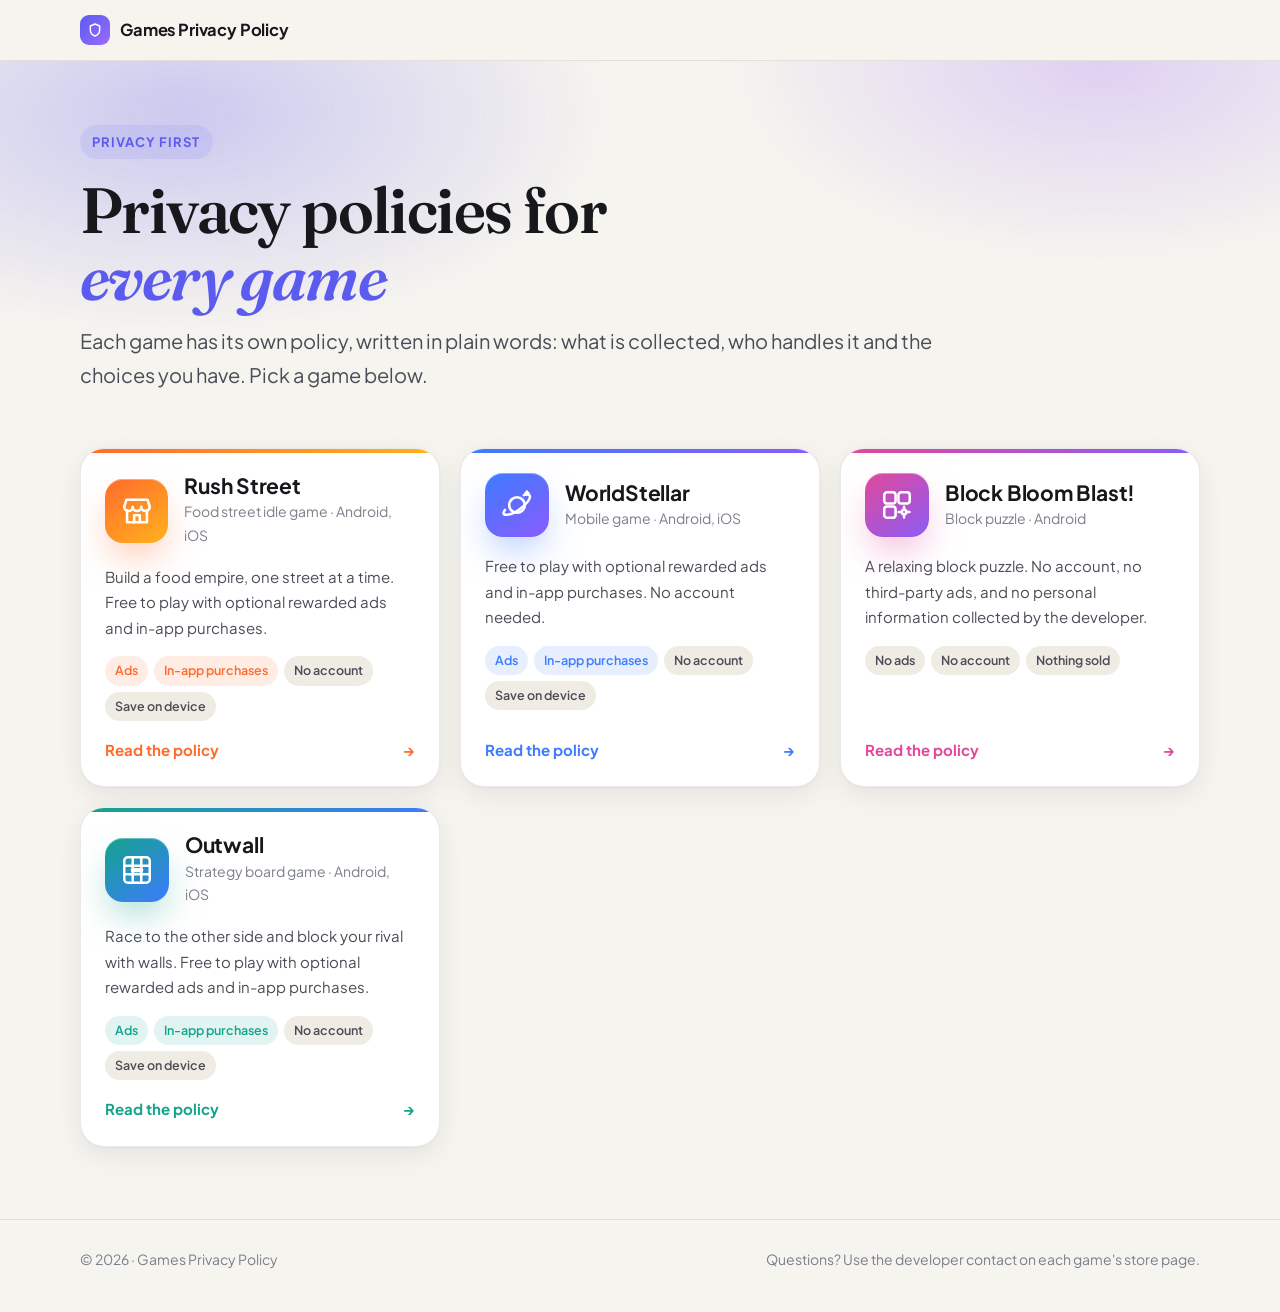
<file: index.html>
<!doctype html>
<html lang="en">
<head>
  <meta charset="utf-8">
  <meta name="viewport" content="width=device-width, initial-scale=1">
  <title>Games Privacy Policy</title>
  <meta name="description" content="Privacy policies for every game: Rush Street, WorldStellar, Block Bloom Blast!, Outwall and more.">
  <meta name="theme-color" content="#5b5bf0">
  <link rel="preconnect" href="https://fonts.googleapis.com">
  <link rel="preconnect" href="https://fonts.gstatic.com" crossorigin>
  <link href="https://fonts.googleapis.com/css2?family=Fraunces:ital,opsz,wght@0,9..144,600;1,9..144,600&family=Plus+Jakarta+Sans:wght@400;500;600;700&display=swap" rel="stylesheet">
  <link rel="stylesheet" href="assets/style.css">
</head>
<body>

<header class="topbar">
  <div class="wrap">
    <a class="brand" href="./">
      <span class="brand-mark"><svg width="16" height="16" viewBox="0 0 24 24" fill="none" stroke="currentColor" stroke-width="2.2" stroke-linecap="round" stroke-linejoin="round"><path d="M12 3l7 3v6c0 4.5-3 7.5-7 9-4-1.5-7-4.5-7-9V6z"/></svg></span>
      Games Privacy Policy
    </a>
  </div>
</header>

<section class="hero">
  <div class="wrap">
    <span class="eyebrow">Privacy first</span>
    <h1>Privacy policies for <em>every game</em></h1>
    <p class="lead">Each game has its own policy, written in plain words: what is collected, who handles it and the choices you have. Pick a game below.</p>
  </div>
</section>

<main class="wrap games">
  <a class="game-card theme-rush-street" href="rush-street/">
    <div class="top">
      <div class="game-icon" aria-hidden="true">
        <svg viewBox="0 0 24 24" fill="none" stroke="currentColor" stroke-width="1.8" stroke-linecap="round" stroke-linejoin="round"><path d="M3 9l1.6-5h14.8L21 9"/><path d="M3 9a3 3 0 0 0 6 0 3 3 0 0 0 6 0 3 3 0 0 0 6 0"/><path d="M5 11.5V20h14v-8.5"/><path d="M10 20v-5h4v5"/></svg>
      </div>
      <div>
        <h2>Rush Street</h2>
        <p class="sub">Food street idle game · Android, iOS</p>
      </div>
    </div>
    <p>Build a food empire, one street at a time. Free to play with optional rewarded ads and in-app purchases.</p>
    <div class="tags">
      <span class="tag on">Ads</span>
      <span class="tag on">In-app purchases</span>
      <span class="tag">No account</span>
      <span class="tag">Save on device</span>
    </div>
    <div class="go">Read the policy <span class="arrow">→</span></div>
  </a>

  <a class="game-card theme-worldstellar" href="worldstellar/">
    <div class="top">
      <div class="game-icon" aria-hidden="true">
        <svg viewBox="0 0 24 24" fill="none" stroke="currentColor" stroke-width="1.8" stroke-linecap="round" stroke-linejoin="round"><circle cx="12" cy="12" r="5.5"/><path d="M3.5 15.5c-1.6 2-1.4 3.4 1 3.4 2.6 0 7-2 10.9-5.2 3.9-3.2 6.2-6.6 5.6-8.3-.4-1.1-2-1.2-4.2-.4"/><path d="M19 2.5v2M18 3.5h2"/></svg>
      </div>
      <div>
        <h2>WorldStellar</h2>
        <p class="sub">Mobile game · Android, iOS</p>
      </div>
    </div>
    <p>Free to play with optional rewarded ads and in-app purchases. No account needed.</p>
    <div class="tags">
      <span class="tag on">Ads</span>
      <span class="tag on">In-app purchases</span>
      <span class="tag">No account</span>
      <span class="tag">Save on device</span>
    </div>
    <div class="go">Read the policy <span class="arrow">→</span></div>
  </a>

  <a class="game-card theme-block-bloom" href="block-bloom-blast/">
    <div class="top">
      <div class="game-icon" aria-hidden="true">
        <svg viewBox="0 0 24 24" fill="none" stroke="currentColor" stroke-width="1.8" stroke-linecap="round" stroke-linejoin="round"><rect x="3" y="3" width="8" height="8" rx="2"/><rect x="13" y="3" width="8" height="8" rx="2"/><rect x="3" y="13" width="8" height="8" rx="2"/><circle cx="17" cy="17" r="1.6"/><path d="M17 13.2v2.2M17 18.6v2.2M13.2 17h2.2M18.6 17h2.2"/></svg>
      </div>
      <div>
        <h2>Block Bloom Blast!</h2>
        <p class="sub">Block puzzle · Android</p>
      </div>
    </div>
    <p>A relaxing block puzzle. No account, no third-party ads, and no personal information collected by the developer.</p>
    <div class="tags">
      <span class="tag">No ads</span>
      <span class="tag">No account</span>
      <span class="tag">Nothing sold</span>
    </div>
    <div class="go">Read the policy <span class="arrow">→</span></div>
  </a>
  <a class="game-card theme-outwall" href="outwall/">
    <div class="top">
      <div class="game-icon" aria-hidden="true">
        <svg viewBox="0 0 24 24" fill="none" stroke="currentColor" stroke-width="1.8" stroke-linecap="round" stroke-linejoin="round"><rect x="3" y="3" width="18" height="18" rx="2.5"/><path d="M9 3v18M15 3v18M3 9h18M3 15h18"/><path d="M9 12h6" stroke-width="3"/></svg>
      </div>
      <div>
        <h2>Outwall</h2>
        <p class="sub">Strategy board game · Android, iOS</p>
      </div>
    </div>
    <p>Race to the other side and block your rival with walls. Free to play with optional rewarded ads and in-app purchases.</p>
    <div class="tags">
      <span class="tag on">Ads</span>
      <span class="tag on">In-app purchases</span>
      <span class="tag">No account</span>
      <span class="tag">Save on device</span>
    </div>
    <div class="go">Read the policy <span class="arrow">→</span></div>
  </a>
</main>

<footer>
  <div class="wrap">
    <span>© 2026 · Games Privacy Policy</span>
    <span>Questions? Use the developer contact on each game's store page.</span>
  </div>
</footer>

</body>
</html>
</file>
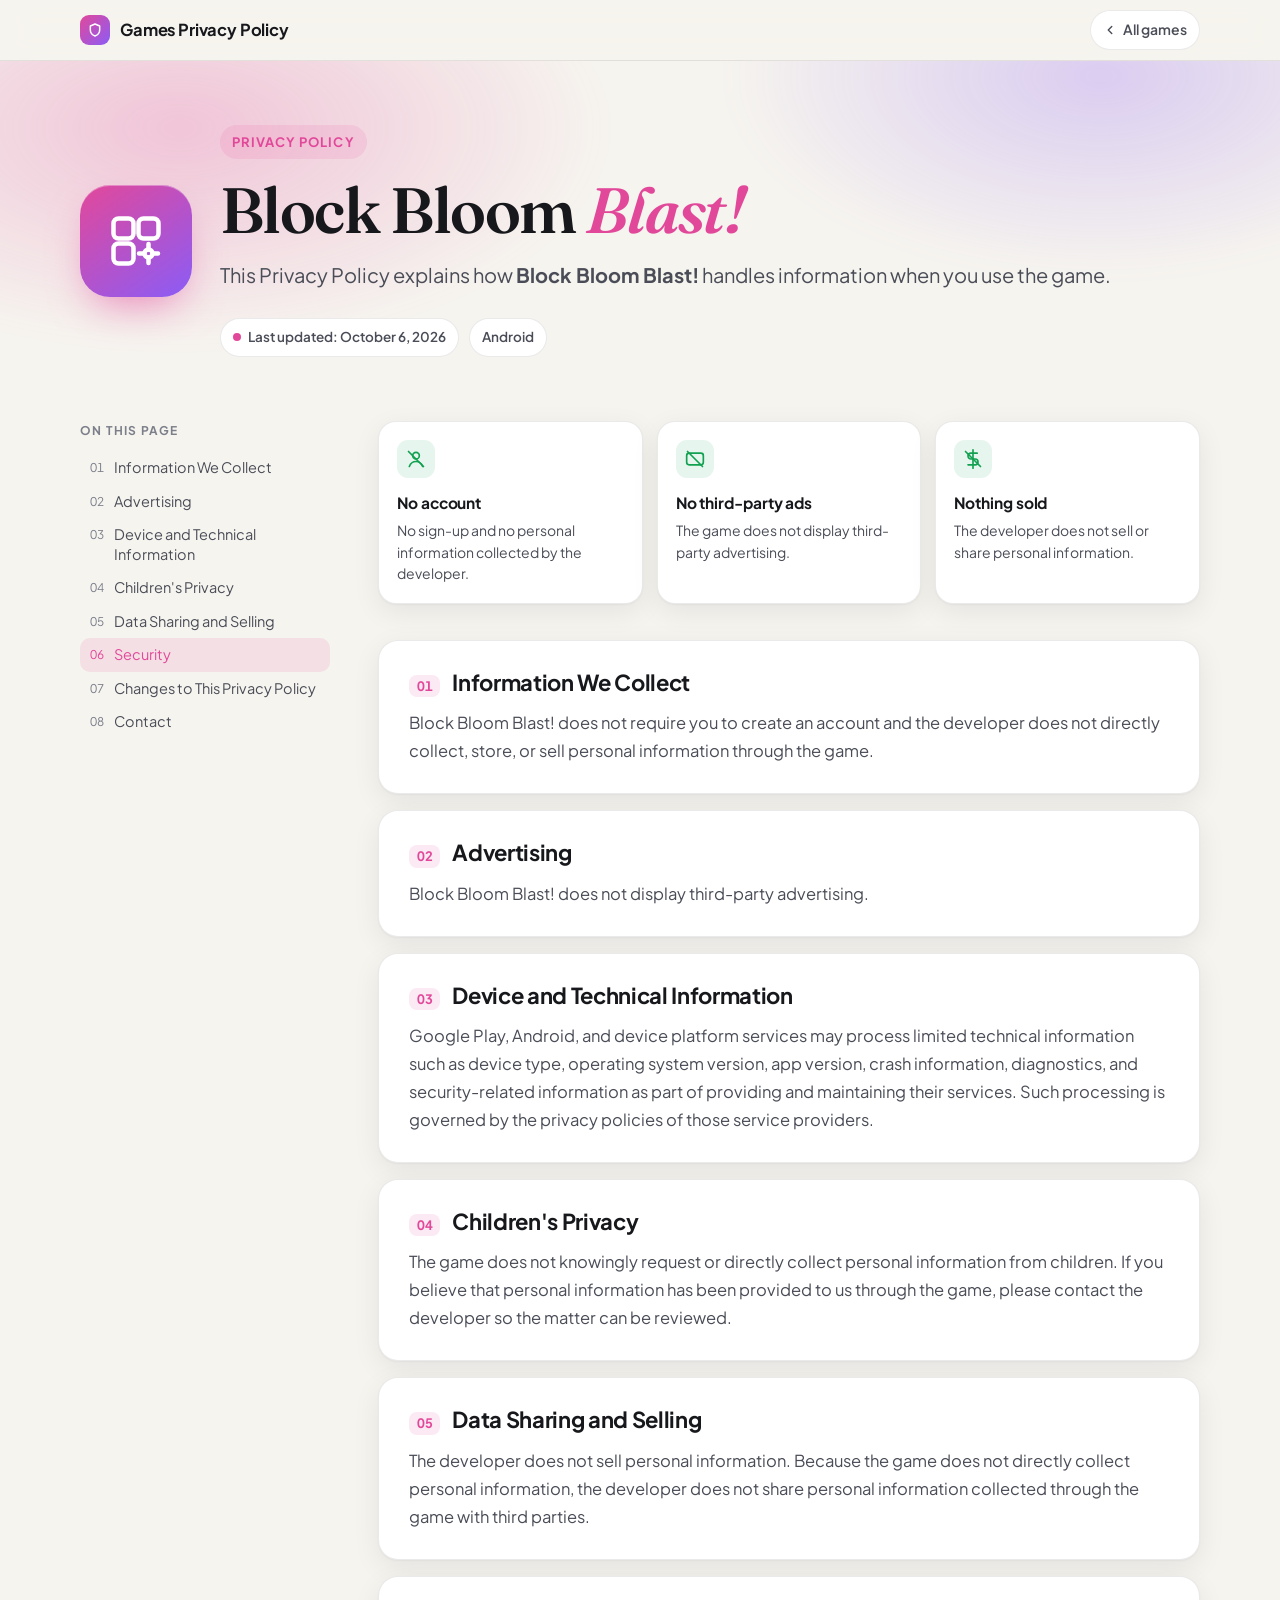
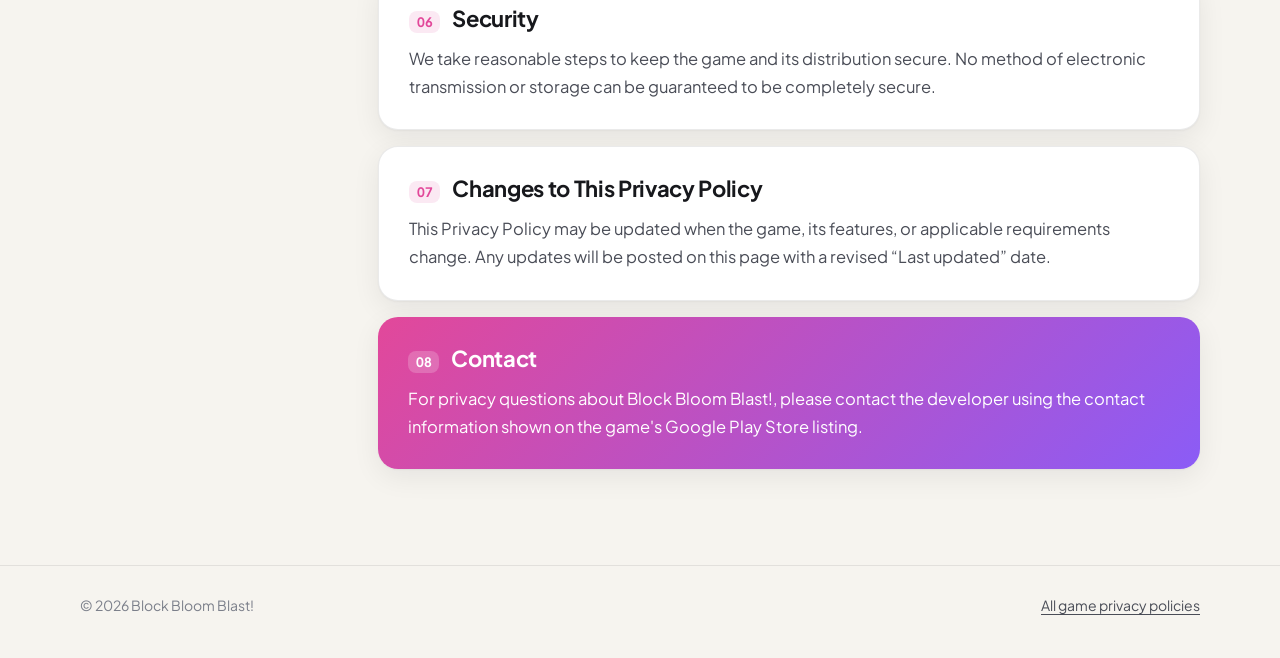
<file: block-bloom-blast/index.html>
<!doctype html>
<html lang="en">
<head>
  <meta charset="utf-8">
  <meta name="viewport" content="width=device-width, initial-scale=1">
  <title>Privacy Policy · Block Bloom Blast!</title>
  <meta name="description" content="Privacy Policy for Block Bloom Blast!">
  <meta name="theme-color" content="#e2489a">
  <link rel="preconnect" href="https://fonts.googleapis.com">
  <link rel="preconnect" href="https://fonts.gstatic.com" crossorigin>
  <link href="https://fonts.googleapis.com/css2?family=Fraunces:ital,opsz,wght@0,9..144,600;1,9..144,600&family=Plus+Jakarta+Sans:wght@400;500;600;700&display=swap" rel="stylesheet">
  <link rel="stylesheet" href="../assets/style.css">
</head>
<body class="theme-block-bloom">

<header class="topbar">
  <div class="wrap">
    <a class="brand" href="../">
      <span class="brand-mark"><svg width="16" height="16" viewBox="0 0 24 24" fill="none" stroke="currentColor" stroke-width="2.2" stroke-linecap="round" stroke-linejoin="round"><path d="M12 3l7 3v6c0 4.5-3 7.5-7 9-4-1.5-7-4.5-7-9V6z"/></svg></span>
      Games Privacy Policy
    </a>
    <a class="back" href="../"><svg width="14" height="14" viewBox="0 0 24 24" fill="none" stroke="currentColor" stroke-width="2.4" stroke-linecap="round" stroke-linejoin="round"><path d="M15 18l-6-6 6-6"/></svg>All games</a>
  </div>
</header>

<section class="hero">
  <div class="wrap game-hero">
    <div class="game-icon" aria-hidden="true">
      <svg viewBox="0 0 24 24" fill="none" stroke="currentColor" stroke-width="1.8" stroke-linecap="round" stroke-linejoin="round"><rect x="3" y="3" width="8" height="8" rx="2"/><rect x="13" y="3" width="8" height="8" rx="2"/><rect x="3" y="13" width="8" height="8" rx="2"/><circle cx="17" cy="17" r="1.6"/><path d="M17 13.2v2.2M17 18.6v2.2M13.2 17h2.2M18.6 17h2.2"/></svg>
    </div>
    <div>
      <span class="eyebrow">Privacy Policy</span>
      <h1>Block Bloom <em>Blast!</em></h1>
      <p class="lead">This Privacy Policy explains how <strong>Block Bloom Blast!</strong> handles information when you use the game.</p>
      <div class="meta">
        <span class="chip"><span class="dot"></span>Last updated: October 6, 2026</span>
        <span class="chip">Android</span>
      </div>
    </div>
  </div>
</section>

<div class="wrap layout">
  <nav class="toc" aria-label="On this page">
    <h3>On this page</h3>
    <ol>
      <li><a href="#info">Information We Collect</a></li>
      <li><a href="#ads">Advertising</a></li>
      <li><a href="#device">Device and Technical Information</a></li>
      <li><a href="#children">Children's Privacy</a></li>
      <li><a href="#sharing">Data Sharing and Selling</a></li>
      <li><a href="#security">Security</a></li>
      <li><a href="#changes">Changes to This Privacy Policy</a></li>
      <li><a href="#contact">Contact</a></li>
    </ol>
  </nav>

  <main class="doc">
    <div class="glance" aria-label="At a glance">
      <div class="g-card good">
        <div class="ic"><svg viewBox="0 0 24 24" fill="none" stroke="currentColor" stroke-width="2" stroke-linecap="round" stroke-linejoin="round"><circle cx="12" cy="8" r="4"/><path d="M4 21c1.5-4 4.5-6 8-6s6.5 2 8 6"/><path d="M3 3l18 18"/></svg></div>
        <h4>No account</h4>
        <p>No sign-up and no personal information collected by the developer.</p>
      </div>
      <div class="g-card good">
        <div class="ic"><svg viewBox="0 0 24 24" fill="none" stroke="currentColor" stroke-width="2" stroke-linecap="round" stroke-linejoin="round"><rect x="2" y="5" width="20" height="14" rx="3"/><path d="M3 3l18 18"/></svg></div>
        <h4>No third-party ads</h4>
        <p>The game does not display third-party advertising.</p>
      </div>
      <div class="g-card good">
        <div class="ic"><svg viewBox="0 0 24 24" fill="none" stroke="currentColor" stroke-width="2" stroke-linecap="round" stroke-linejoin="round"><path d="M12 1v22M17 5H9.5a3.5 3.5 0 0 0 0 7h5a3.5 3.5 0 0 1 0 7H6"/><path d="M3 3l18 18"/></svg></div>
        <h4>Nothing sold</h4>
        <p>The developer does not sell or share personal information.</p>
      </div>
    </div>

    <section id="info">
      <h2><span class="n">01</span>Information We Collect</h2>
      <p>Block Bloom Blast! does not require you to create an account and the developer does not directly collect, store, or sell personal information through the game.</p>
    </section>

    <section id="ads">
      <h2><span class="n">02</span>Advertising</h2>
      <p>Block Bloom Blast! does not display third-party advertising.</p>
    </section>

    <section id="device">
      <h2><span class="n">03</span>Device and Technical Information</h2>
      <p>Google Play, Android, and device platform services may process limited technical information such as device type, operating system version, app version, crash information, diagnostics, and security-related information as part of providing and maintaining their services. Such processing is governed by the privacy policies of those service providers.</p>
    </section>

    <section id="children">
      <h2><span class="n">04</span>Children&#39;s Privacy</h2>
      <p>The game does not knowingly request or directly collect personal information from children. If you believe that personal information has been provided to us through the game, please contact the developer so the matter can be reviewed.</p>
    </section>

    <section id="sharing">
      <h2><span class="n">05</span>Data Sharing and Selling</h2>
      <p>The developer does not sell personal information. Because the game does not directly collect personal information, the developer does not share personal information collected through the game with third parties.</p>
    </section>

    <section id="security">
      <h2><span class="n">06</span>Security</h2>
      <p>We take reasonable steps to keep the game and its distribution secure. No method of electronic transmission or storage can be guaranteed to be completely secure.</p>
    </section>

    <section id="changes">
      <h2><span class="n">07</span>Changes to This Privacy Policy</h2>
      <p>This Privacy Policy may be updated when the game, its features, or applicable requirements change. Any updates will be posted on this page with a revised “Last updated” date.</p>
    </section>

    <section id="contact" class="contact-card">
      <h2><span class="n">08</span>Contact</h2>
      <p>For privacy questions about Block Bloom Blast!, please contact the developer using the contact information shown on the game&#39;s Google Play Store listing.</p>
    </section>
  </main>
</div>

<footer>
  <div class="wrap">
    <span>© 2026 Block Bloom Blast!</span>
    <a href="../">All game privacy policies</a>
  </div>
</footer>

<script src="../assets/toc.js"></script>
</body>
</html>
</file>
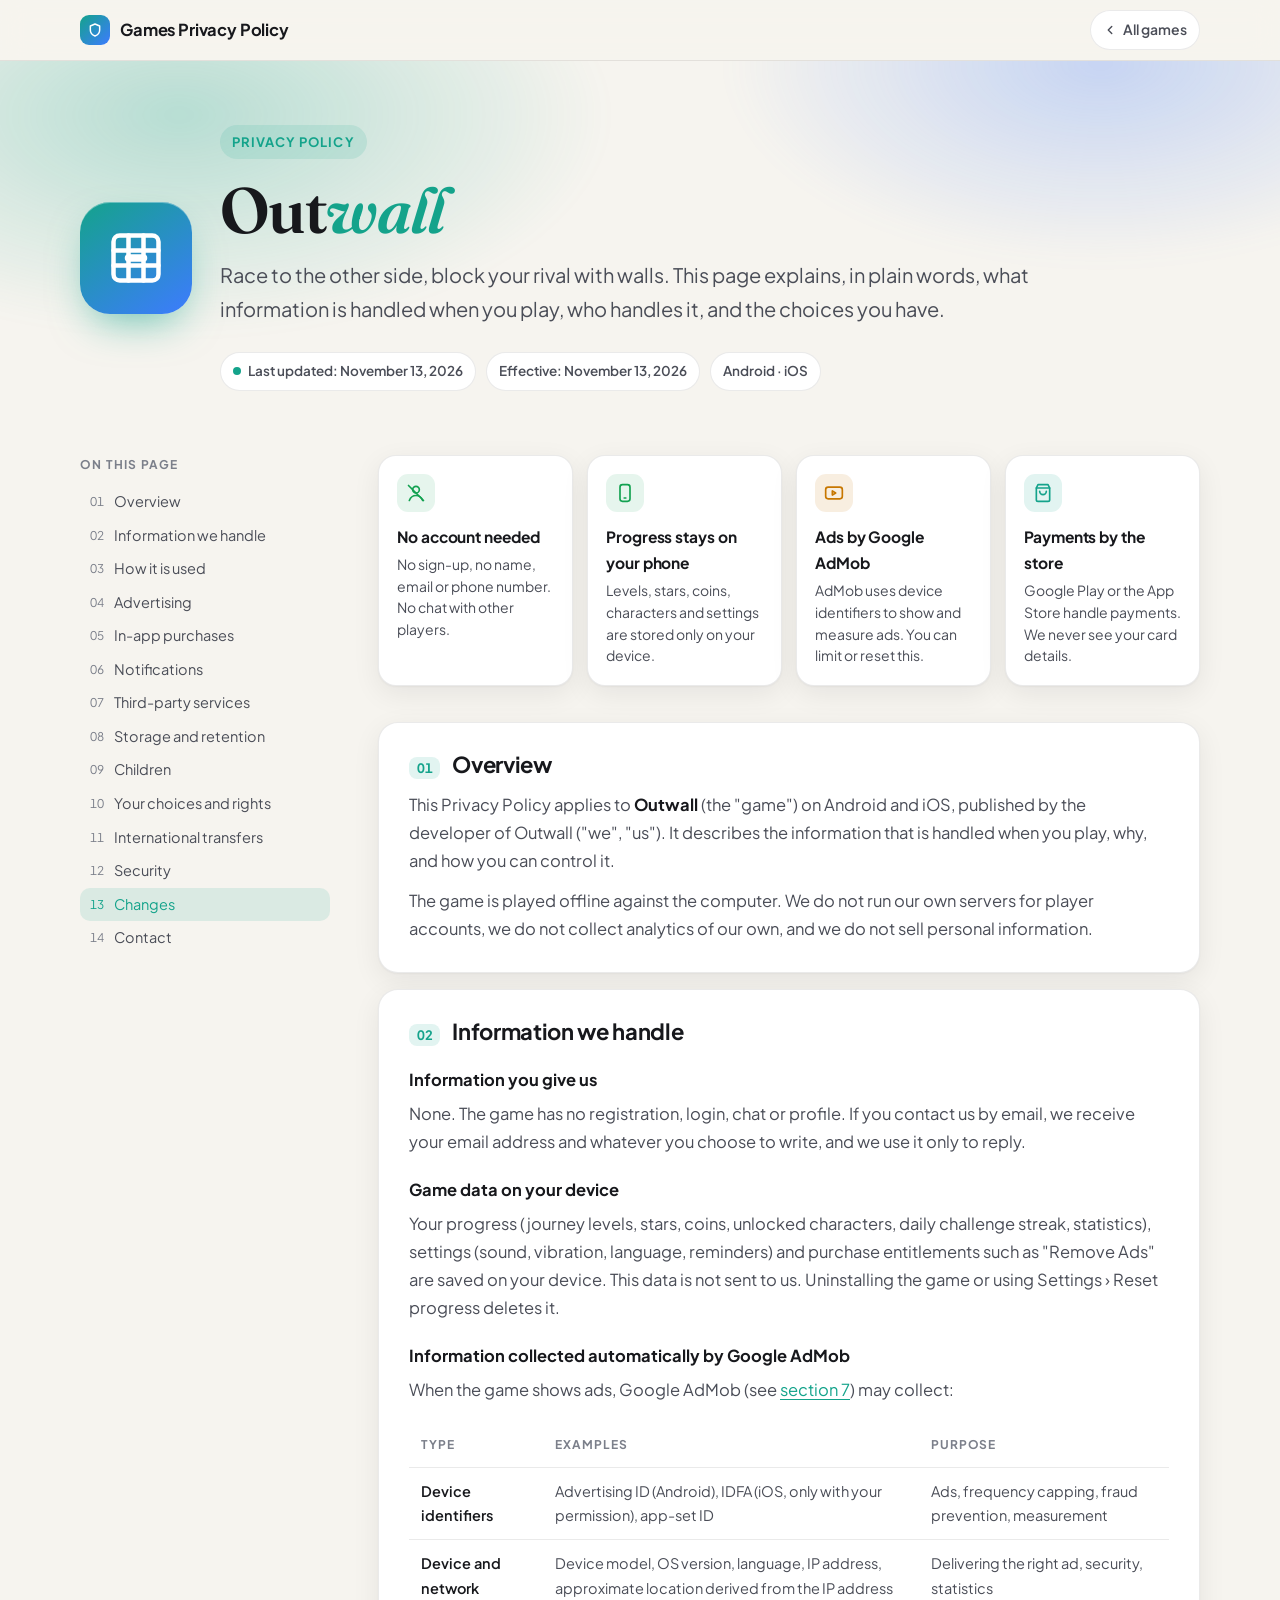
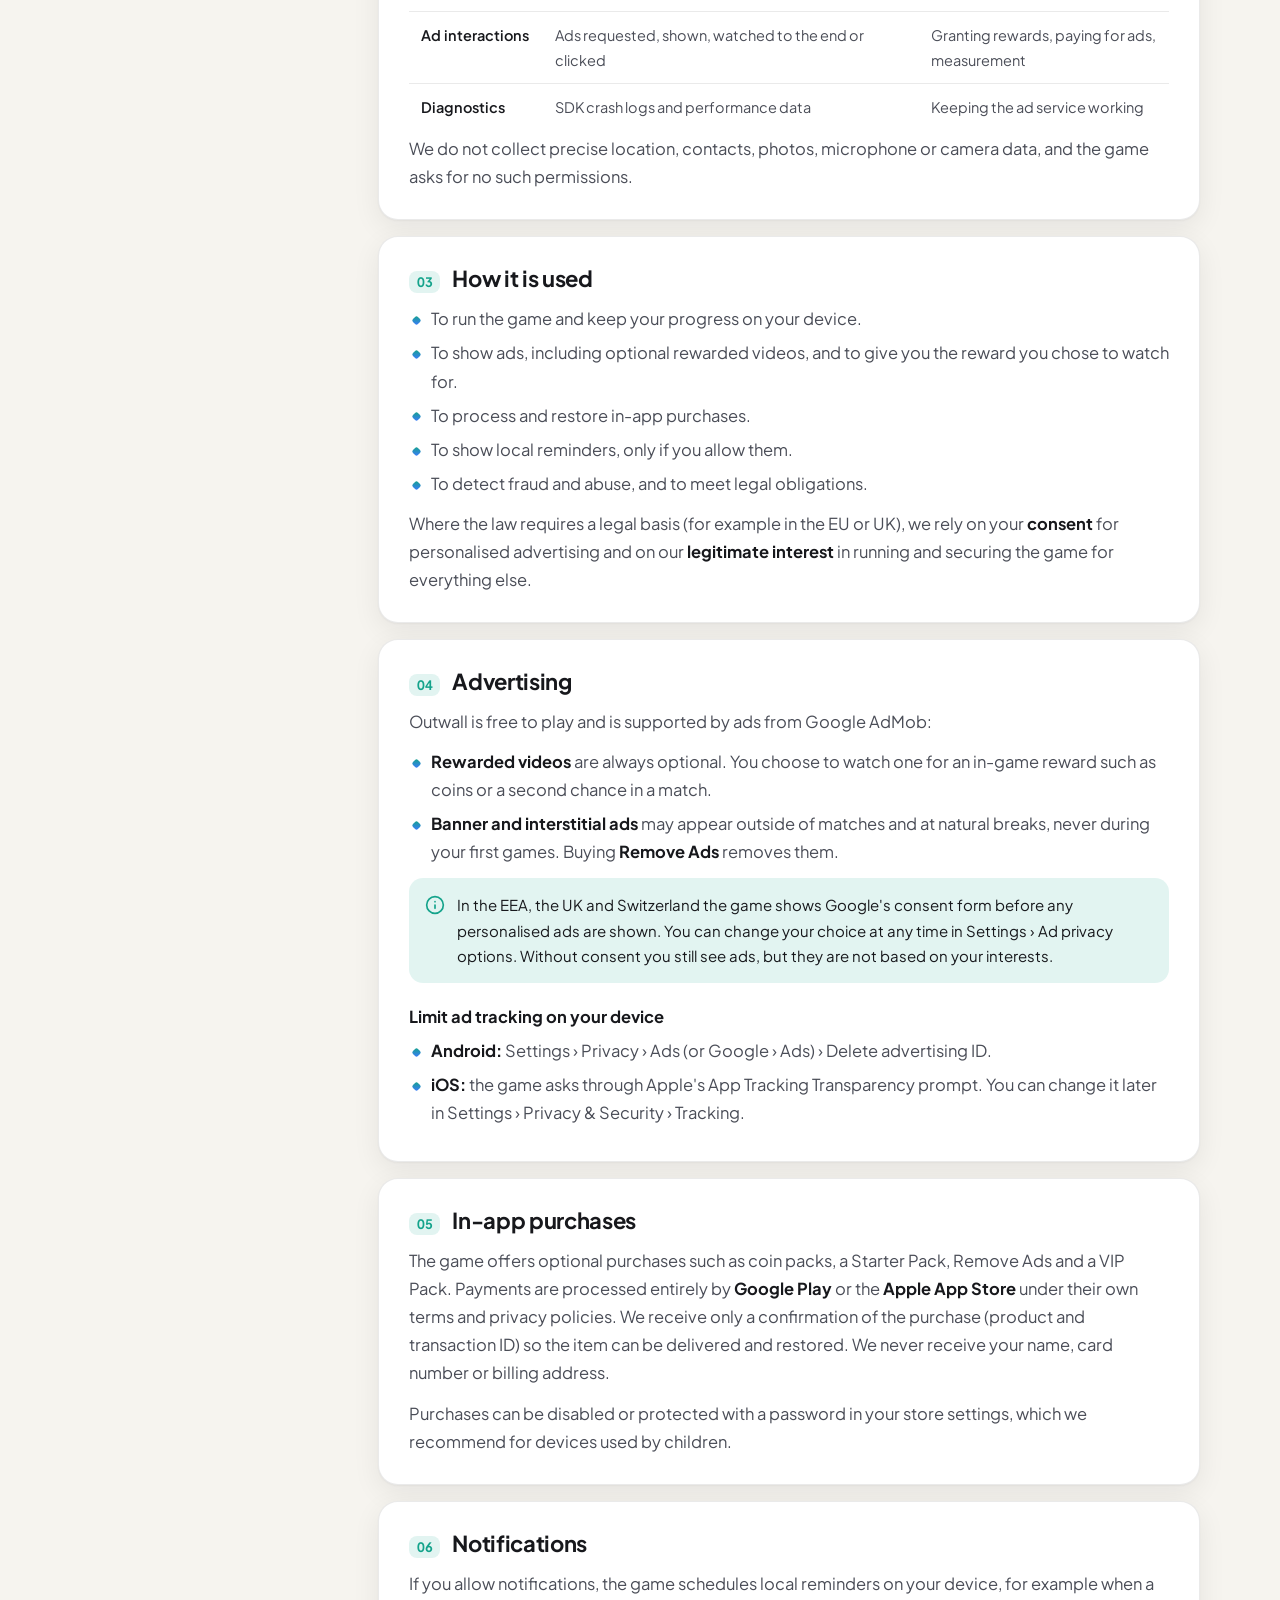
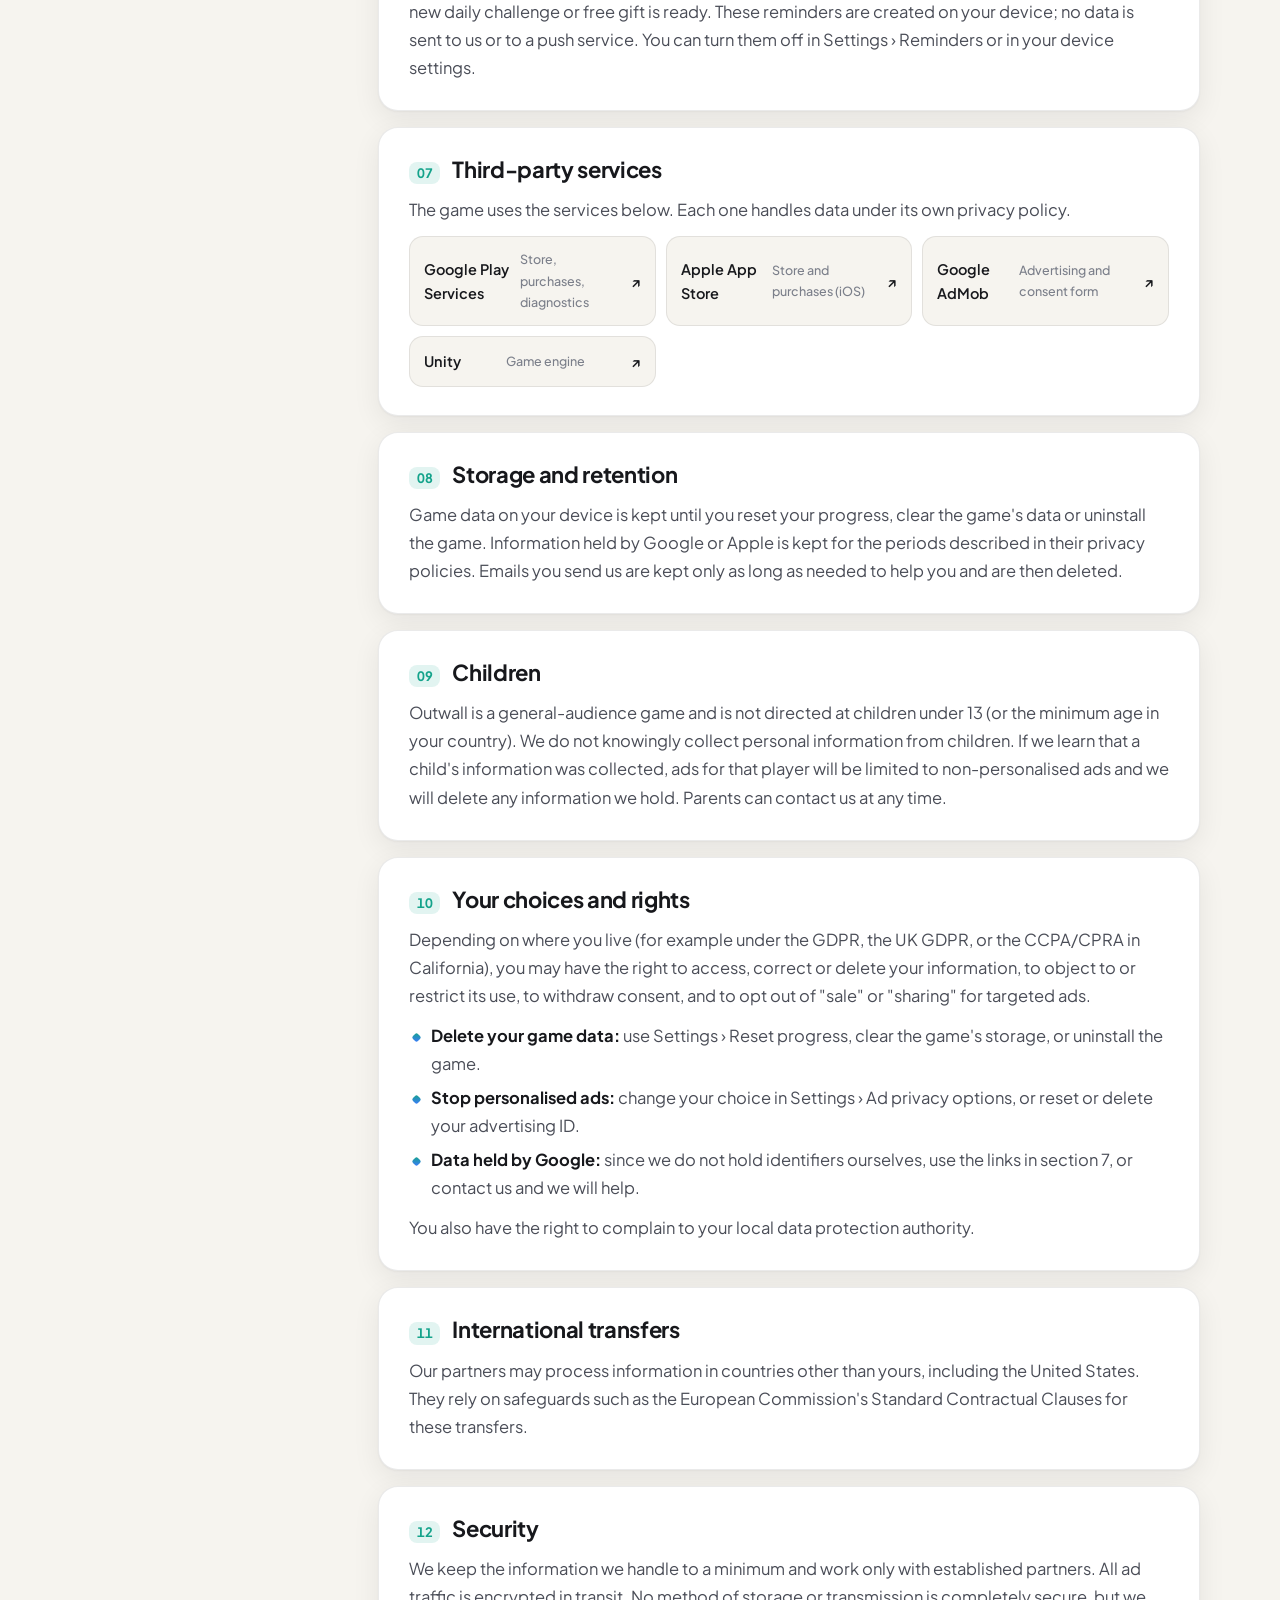
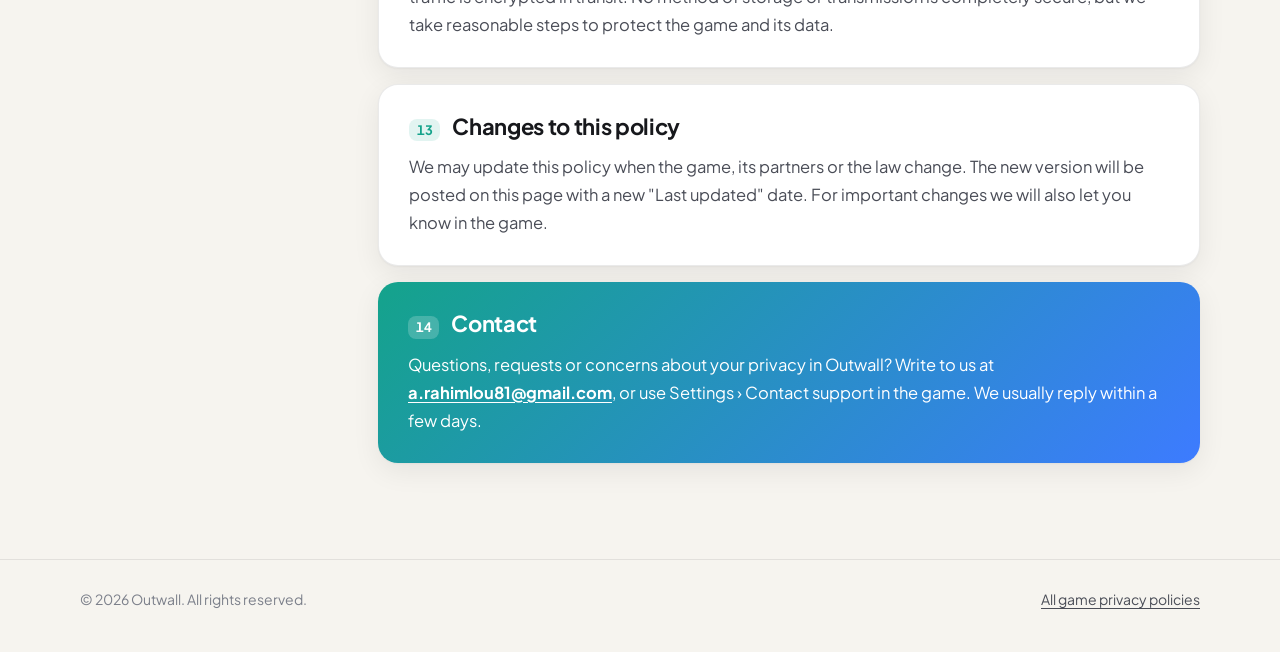
<file: outwall/index.html>
<!doctype html>
<html lang="en">
<head>
  <meta charset="utf-8">
  <meta name="viewport" content="width=device-width, initial-scale=1">
  <title>Privacy Policy · Outwall</title>
  <meta name="description" content="Privacy Policy for Outwall, the wall-building strategy board game: what data the game, Google AdMob and the app stores handle, and the choices you have.">
  <meta name="theme-color" content="#14a38b">
  <link rel="preconnect" href="https://fonts.googleapis.com">
  <link rel="preconnect" href="https://fonts.gstatic.com" crossorigin>
  <link href="https://fonts.googleapis.com/css2?family=Fraunces:ital,opsz,wght@0,9..144,600;1,9..144,600&family=Plus+Jakarta+Sans:wght@400;500;600;700&display=swap" rel="stylesheet">
  <link rel="stylesheet" href="../assets/style.css">
</head>
<body class="theme-outwall">

<header class="topbar">
  <div class="wrap">
    <a class="brand" href="../">
      <span class="brand-mark"><svg width="16" height="16" viewBox="0 0 24 24" fill="none" stroke="currentColor" stroke-width="2.2" stroke-linecap="round" stroke-linejoin="round"><path d="M12 3l7 3v6c0 4.5-3 7.5-7 9-4-1.5-7-4.5-7-9V6z"/></svg></span>
      Games Privacy Policy
    </a>
    <a class="back" href="../"><svg width="14" height="14" viewBox="0 0 24 24" fill="none" stroke="currentColor" stroke-width="2.4" stroke-linecap="round" stroke-linejoin="round"><path d="M15 18l-6-6 6-6"/></svg>All games</a>
  </div>
</header>

<section class="hero">
  <div class="wrap game-hero">
    <div class="game-icon" aria-hidden="true">
      <svg viewBox="0 0 24 24" fill="none" stroke="currentColor" stroke-width="1.8" stroke-linecap="round" stroke-linejoin="round"><rect x="3" y="3" width="18" height="18" rx="2.5"/><path d="M9 3v18M15 3v18M3 9h18M3 15h18"/><path d="M9 12h6" stroke-width="3"/></svg>
    </div>
    <div>
      <span class="eyebrow">Privacy Policy</span>
      <h1>Out<em>wall</em></h1>
      <p class="lead">Race to the other side, block your rival with walls. This page explains, in plain words, what information is handled when you play, who handles it, and the choices you have.</p>
      <div class="meta">
        <span class="chip"><span class="dot"></span>Last updated: November 13, 2026</span>
        <span class="chip">Effective: November 13, 2026</span>
        <span class="chip">Android · iOS</span>
      </div>
    </div>
  </div>
</section>

<div class="wrap layout">
  <nav class="toc" aria-label="On this page">
    <h3>On this page</h3>
    <ol>
      <li><a href="#overview">Overview</a></li>
      <li><a href="#collect">Information we handle</a></li>
      <li><a href="#use">How it is used</a></li>
      <li><a href="#ads">Advertising</a></li>
      <li><a href="#purchases">In-app purchases</a></li>
      <li><a href="#notifications">Notifications</a></li>
      <li><a href="#partners">Third-party services</a></li>
      <li><a href="#retention">Storage and retention</a></li>
      <li><a href="#children">Children</a></li>
      <li><a href="#rights">Your choices and rights</a></li>
      <li><a href="#transfers">International transfers</a></li>
      <li><a href="#security">Security</a></li>
      <li><a href="#changes">Changes</a></li>
      <li><a href="#contact">Contact</a></li>
    </ol>
  </nav>

  <main class="doc">
    <div class="glance" aria-label="At a glance">
      <div class="g-card good">
        <div class="ic"><svg viewBox="0 0 24 24" fill="none" stroke="currentColor" stroke-width="2" stroke-linecap="round" stroke-linejoin="round"><circle cx="12" cy="8" r="4"/><path d="M4 21c1.5-4 4.5-6 8-6s6.5 2 8 6"/><path d="M3 3l18 18"/></svg></div>
        <h4>No account needed</h4>
        <p>No sign-up, no name, email or phone number. No chat with other players.</p>
      </div>
      <div class="g-card good">
        <div class="ic"><svg viewBox="0 0 24 24" fill="none" stroke="currentColor" stroke-width="2" stroke-linecap="round" stroke-linejoin="round"><rect x="6" y="2" width="12" height="20" rx="3"/><path d="M11 18h2"/></svg></div>
        <h4>Progress stays on your phone</h4>
        <p>Levels, stars, coins, characters and settings are stored only on your device.</p>
      </div>
      <div class="g-card warn">
        <div class="ic"><svg viewBox="0 0 24 24" fill="none" stroke="currentColor" stroke-width="2" stroke-linecap="round" stroke-linejoin="round"><rect x="2" y="5" width="20" height="14" rx="3"/><path d="M10 9.5v5l4-2.5z"/></svg></div>
        <h4>Ads by Google AdMob</h4>
        <p>AdMob uses device identifiers to show and measure ads. You can limit or reset this.</p>
      </div>
      <div class="g-card info">
        <div class="ic"><svg viewBox="0 0 24 24" fill="none" stroke="currentColor" stroke-width="2" stroke-linecap="round" stroke-linejoin="round"><path d="M6 2l-2 4v14a2 2 0 0 0 2 2h12a2 2 0 0 0 2-2V6l-2-4z"/><path d="M4 6h16"/><path d="M16 10a4 4 0 0 1-8 0"/></svg></div>
        <h4>Payments by the store</h4>
        <p>Google Play or the App Store handle payments. We never see your card details.</p>
      </div>
    </div>

    <section id="overview">
      <h2><span class="n">01</span>Overview</h2>
      <p>This Privacy Policy applies to <strong>Outwall</strong> (the "game") on Android and iOS, published by the developer of Outwall ("we", "us"). It describes the information that is handled when you play, why, and how you can control it.</p>
      <p>The game is played offline against the computer. We do not run our own servers for player accounts, we do not collect analytics of our own, and we do not sell personal information.</p>
    </section>

    <section id="collect">
      <h2><span class="n">02</span>Information we handle</h2>
      <h3>Information you give us</h3>
      <p>None. The game has no registration, login, chat or profile. If you contact us by email, we receive your email address and whatever you choose to write, and we use it only to reply.</p>

      <h3>Game data on your device</h3>
      <p>Your progress (journey levels, stars, coins, unlocked characters, daily challenge streak, statistics), settings (sound, vibration, language, reminders) and purchase entitlements such as "Remove Ads" are saved on your device. This data is not sent to us. Uninstalling the game or using Settings › Reset progress deletes it.</p>

      <h3>Information collected automatically by Google AdMob</h3>
      <p>When the game shows ads, Google AdMob (see <a href="#partners">section 7</a>) may collect:</p>
      <div class="table-scroll">
        <table class="table">
          <thead><tr><th>Type</th><th>Examples</th><th>Purpose</th></tr></thead>
          <tbody>
            <tr><td>Device identifiers</td><td>Advertising ID (Android), IDFA (iOS, only with your permission), app-set ID</td><td>Ads, frequency capping, fraud prevention, measurement</td></tr>
            <tr><td>Device and network</td><td>Device model, OS version, language, IP address, approximate location derived from the IP address</td><td>Delivering the right ad, security, statistics</td></tr>
            <tr><td>Ad interactions</td><td>Ads requested, shown, watched to the end or clicked</td><td>Granting rewards, paying for ads, measurement</td></tr>
            <tr><td>Diagnostics</td><td>SDK crash logs and performance data</td><td>Keeping the ad service working</td></tr>
          </tbody>
        </table>
      </div>
      <p>We do not collect precise location, contacts, photos, microphone or camera data, and the game asks for no such permissions.</p>
    </section>

    <section id="use">
      <h2><span class="n">03</span>How it is used</h2>
      <ul>
        <li>To run the game and keep your progress on your device.</li>
        <li>To show ads, including optional rewarded videos, and to give you the reward you chose to watch for.</li>
        <li>To process and restore in-app purchases.</li>
        <li>To show local reminders, only if you allow them.</li>
        <li>To detect fraud and abuse, and to meet legal obligations.</li>
      </ul>
      <p>Where the law requires a legal basis (for example in the EU or UK), we rely on your <strong>consent</strong> for personalised advertising and on our <strong>legitimate interest</strong> in running and securing the game for everything else.</p>
    </section>

    <section id="ads">
      <h2><span class="n">04</span>Advertising</h2>
      <p>Outwall is free to play and is supported by ads from Google AdMob:</p>
      <ul>
        <li><strong>Rewarded videos</strong> are always optional. You choose to watch one for an in-game reward such as coins or a second chance in a match.</li>
        <li><strong>Banner and interstitial ads</strong> may appear outside of matches and at natural breaks, never during your first games. Buying <strong>Remove Ads</strong> removes them.</li>
      </ul>
      <div class="callout">
        <svg viewBox="0 0 24 24" fill="none" stroke="currentColor" stroke-width="2" stroke-linecap="round" stroke-linejoin="round"><circle cx="12" cy="12" r="10"/><path d="M12 16v-4"/><path d="M12 8h.01"/></svg>
        <div>In the EEA, the UK and Switzerland the game shows Google's consent form before any personalised ads are shown. You can change your choice at any time in Settings › Ad privacy options. Without consent you still see ads, but they are not based on your interests.</div>
      </div>
      <h3>Limit ad tracking on your device</h3>
      <ul>
        <li><strong>Android:</strong> Settings › Privacy › Ads (or Google › Ads) › Delete advertising ID.</li>
        <li><strong>iOS:</strong> the game asks through Apple's App Tracking Transparency prompt. You can change it later in Settings › Privacy &amp; Security › Tracking.</li>
      </ul>
    </section>

    <section id="purchases">
      <h2><span class="n">05</span>In-app purchases</h2>
      <p>The game offers optional purchases such as coin packs, a Starter Pack, Remove Ads and a VIP Pack. Payments are processed entirely by <strong>Google Play</strong> or the <strong>Apple App Store</strong> under their own terms and privacy policies. We receive only a confirmation of the purchase (product and transaction ID) so the item can be delivered and restored. We never receive your name, card number or billing address.</p>
      <p>Purchases can be disabled or protected with a password in your store settings, which we recommend for devices used by children.</p>
    </section>

    <section id="notifications">
      <h2><span class="n">06</span>Notifications</h2>
      <p>If you allow notifications, the game schedules local reminders on your device, for example when a new daily challenge or free gift is ready. These reminders are created on your device; no data is sent to us or to a push service. You can turn them off in Settings › Reminders or in your device settings.</p>
    </section>

    <section id="partners">
      <h2><span class="n">07</span>Third-party services</h2>
      <p>The game uses the services below. Each one handles data under its own privacy policy.</p>
      <div class="partners">
        <a class="partner" href="https://policies.google.com/privacy" target="_blank" rel="noopener">Google Play Services<small>Store, purchases, diagnostics</small><span>↗</span></a>
        <a class="partner" href="https://www.apple.com/legal/privacy/" target="_blank" rel="noopener">Apple App Store<small>Store and purchases (iOS)</small><span>↗</span></a>
        <a class="partner" href="https://policies.google.com/technologies/ads" target="_blank" rel="noopener">Google AdMob<small>Advertising and consent form</small><span>↗</span></a>
        <a class="partner" href="https://unity.com/legal/game-player-and-app-user-privacy-policy" target="_blank" rel="noopener">Unity<small>Game engine</small><span>↗</span></a>
      </div>
    </section>

    <section id="retention">
      <h2><span class="n">08</span>Storage and retention</h2>
      <p>Game data on your device is kept until you reset your progress, clear the game's data or uninstall the game. Information held by Google or Apple is kept for the periods described in their privacy policies. Emails you send us are kept only as long as needed to help you and are then deleted.</p>
    </section>

    <section id="children">
      <h2><span class="n">09</span>Children</h2>
      <p>Outwall is a general-audience game and is not directed at children under 13 (or the minimum age in your country). We do not knowingly collect personal information from children. If we learn that a child's information was collected, ads for that player will be limited to non-personalised ads and we will delete any information we hold. Parents can contact us at any time.</p>
    </section>

    <section id="rights">
      <h2><span class="n">10</span>Your choices and rights</h2>
      <p>Depending on where you live (for example under the GDPR, the UK GDPR, or the CCPA/CPRA in California), you may have the right to access, correct or delete your information, to object to or restrict its use, to withdraw consent, and to opt out of "sale" or "sharing" for targeted ads.</p>
      <ul>
        <li><strong>Delete your game data:</strong> use Settings › Reset progress, clear the game's storage, or uninstall the game.</li>
        <li><strong>Stop personalised ads:</strong> change your choice in Settings › Ad privacy options, or reset or delete your advertising ID.</li>
        <li><strong>Data held by Google:</strong> since we do not hold identifiers ourselves, use the links in section 7, or contact us and we will help.</li>
      </ul>
      <p>You also have the right to complain to your local data protection authority.</p>
    </section>

    <section id="transfers">
      <h2><span class="n">11</span>International transfers</h2>
      <p>Our partners may process information in countries other than yours, including the United States. They rely on safeguards such as the European Commission's Standard Contractual Clauses for these transfers.</p>
    </section>

    <section id="security">
      <h2><span class="n">12</span>Security</h2>
      <p>We keep the information we handle to a minimum and work only with established partners. All ad traffic is encrypted in transit. No method of storage or transmission is completely secure, but we take reasonable steps to protect the game and its data.</p>
    </section>

    <section id="changes">
      <h2><span class="n">13</span>Changes to this policy</h2>
      <p>We may update this policy when the game, its partners or the law change. The new version will be posted on this page with a new "Last updated" date. For important changes we will also let you know in the game.</p>
    </section>

    <section id="contact" class="contact-card">
      <h2><span class="n">14</span>Contact</h2>
      <p>Questions, requests or concerns about your privacy in Outwall? Write to us at <a href="mailto:a.rahimlou81@gmail.com">a.rahimlou81@gmail.com</a>, or use Settings › Contact support in the game. We usually reply within a few days.</p>
    </section>
  </main>
</div>

<footer>
  <div class="wrap">
    <span>© 2026 Outwall. All rights reserved.</span>
    <a href="../">All game privacy policies</a>
  </div>
</footer>

<script src="../assets/toc.js"></script>
</body>
</html>
</file>
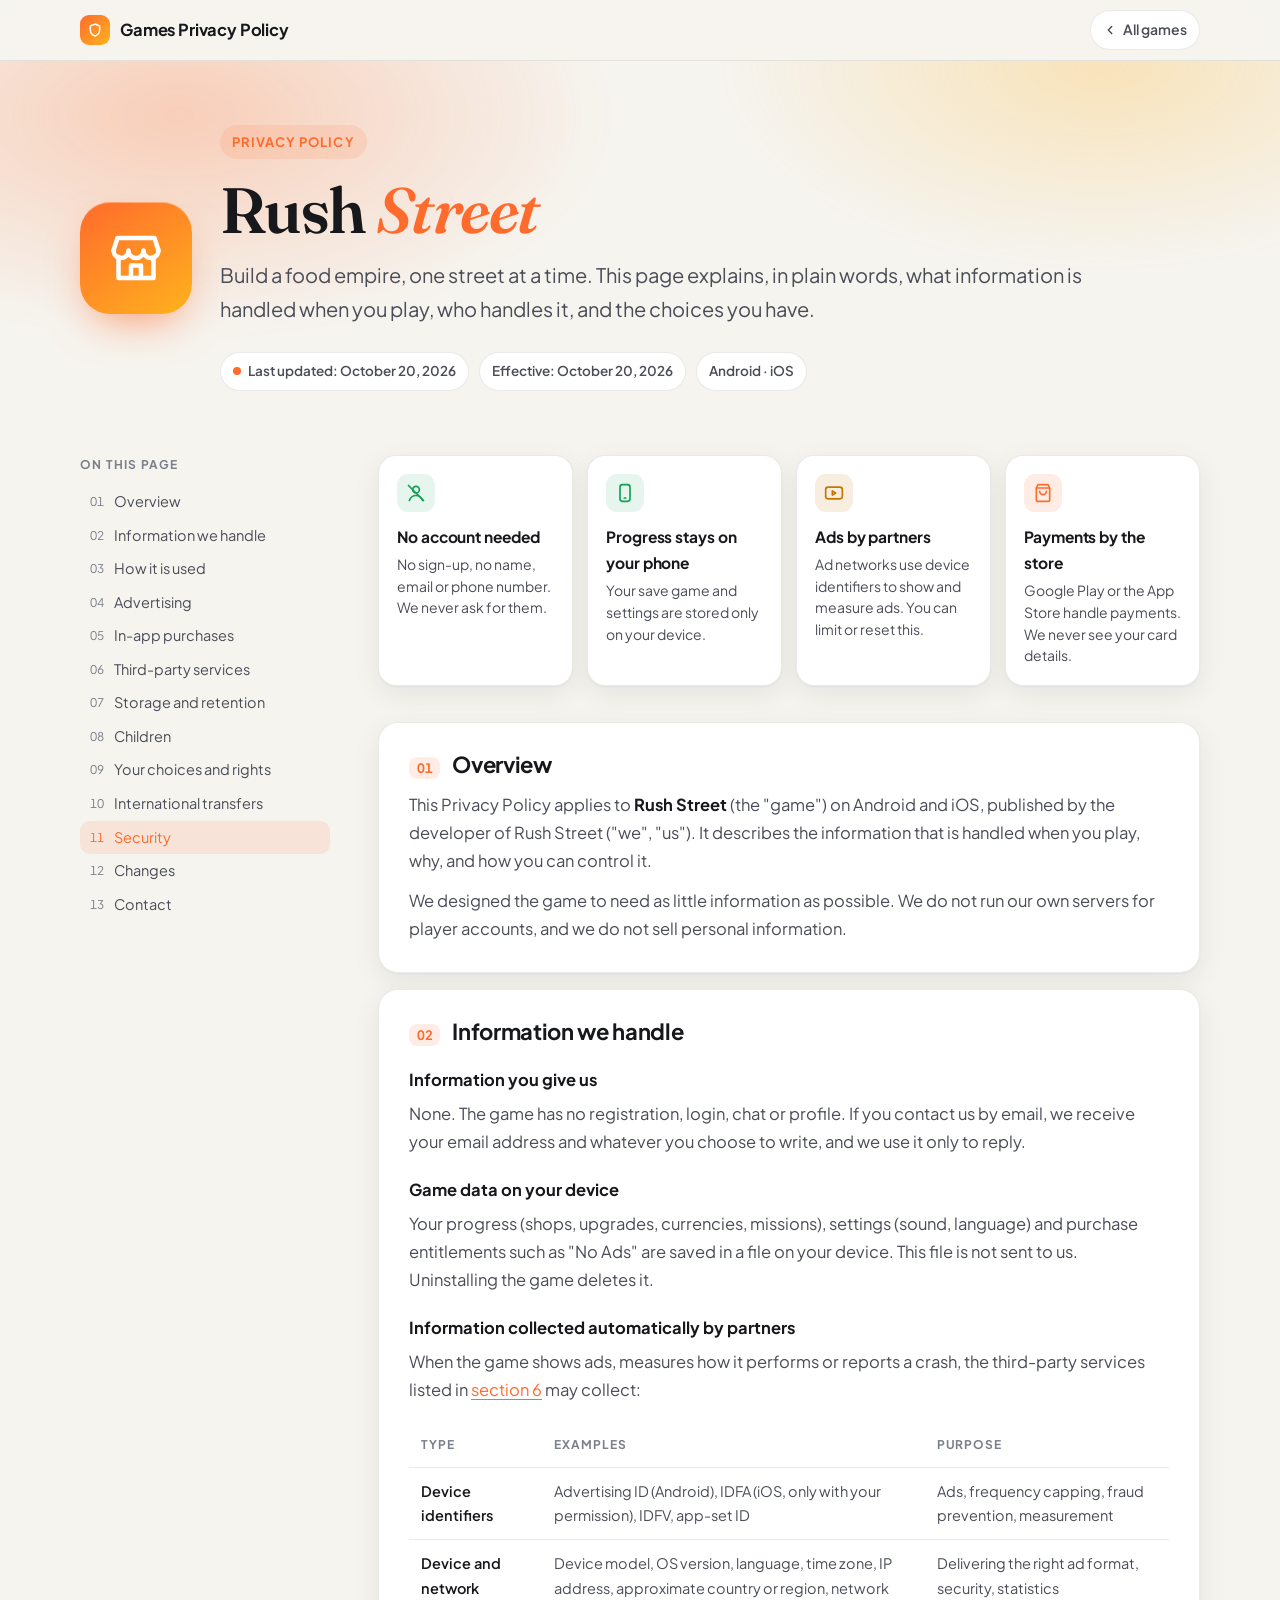
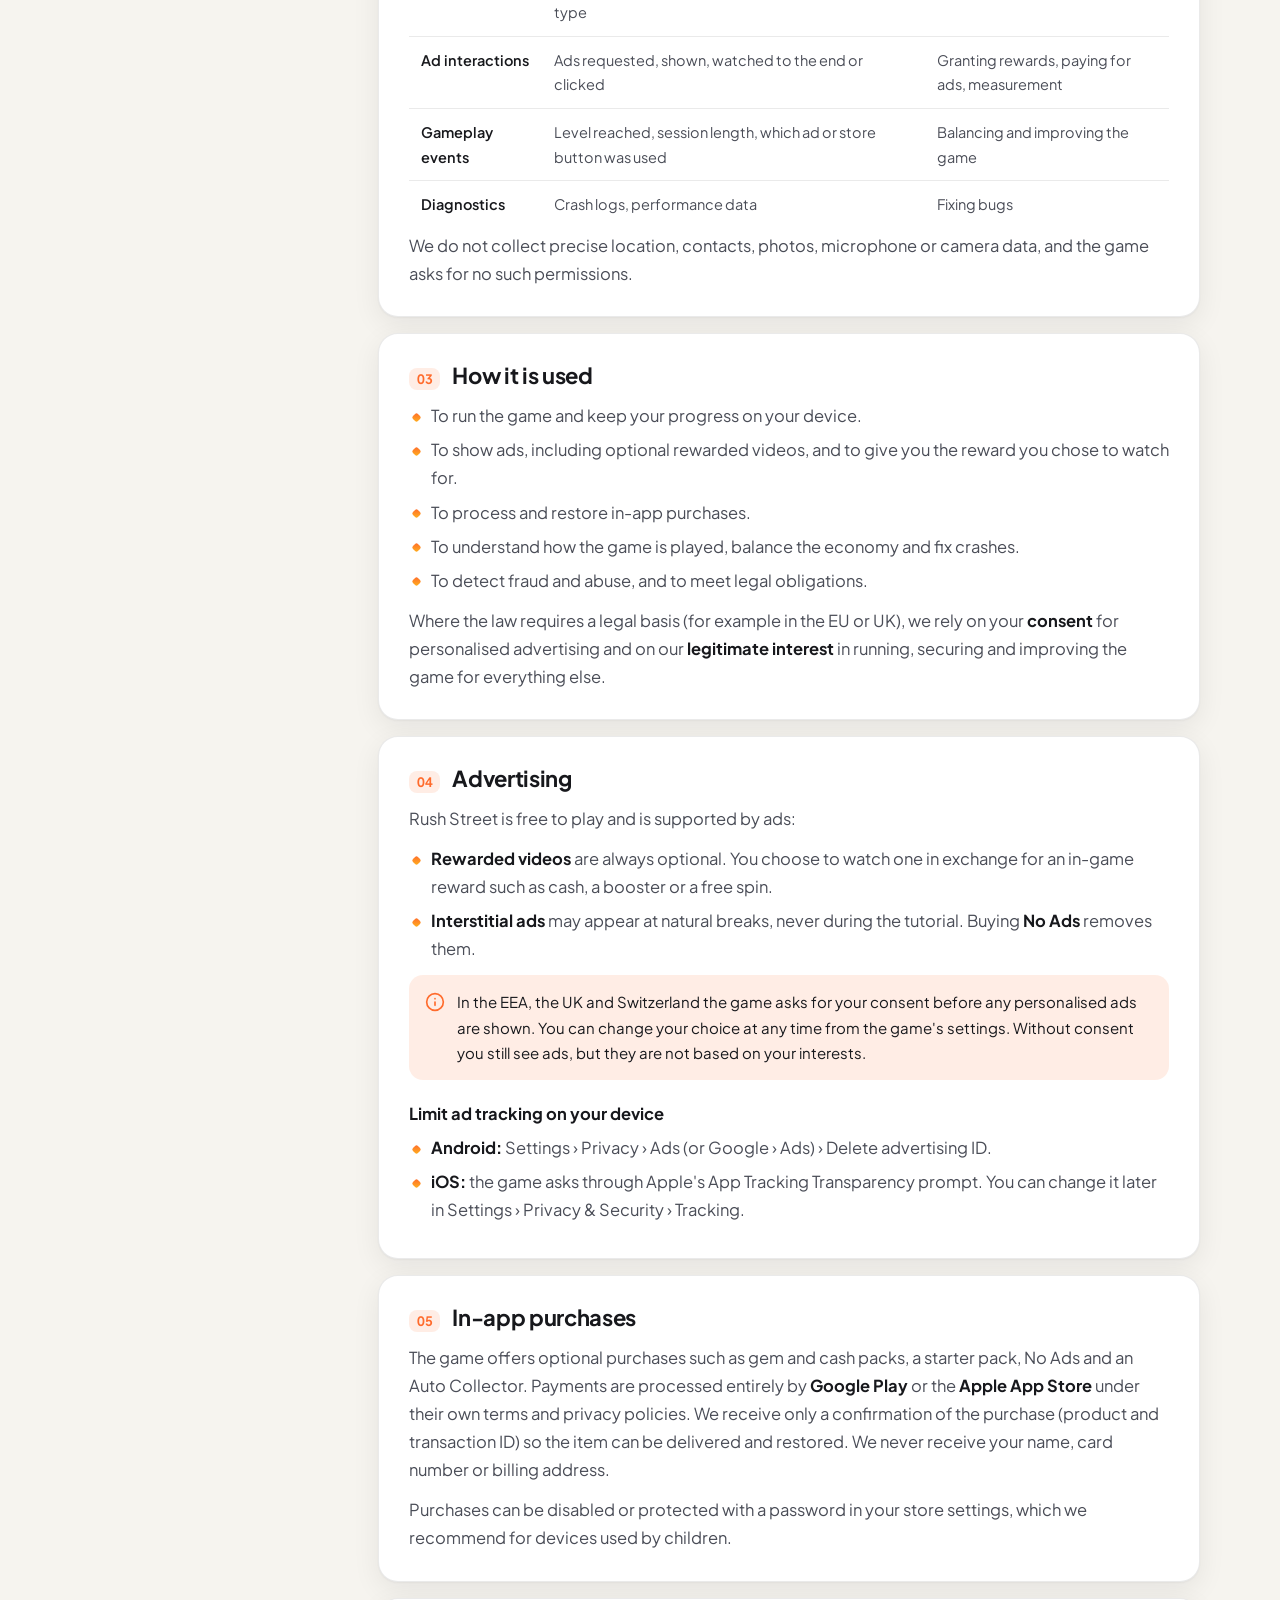
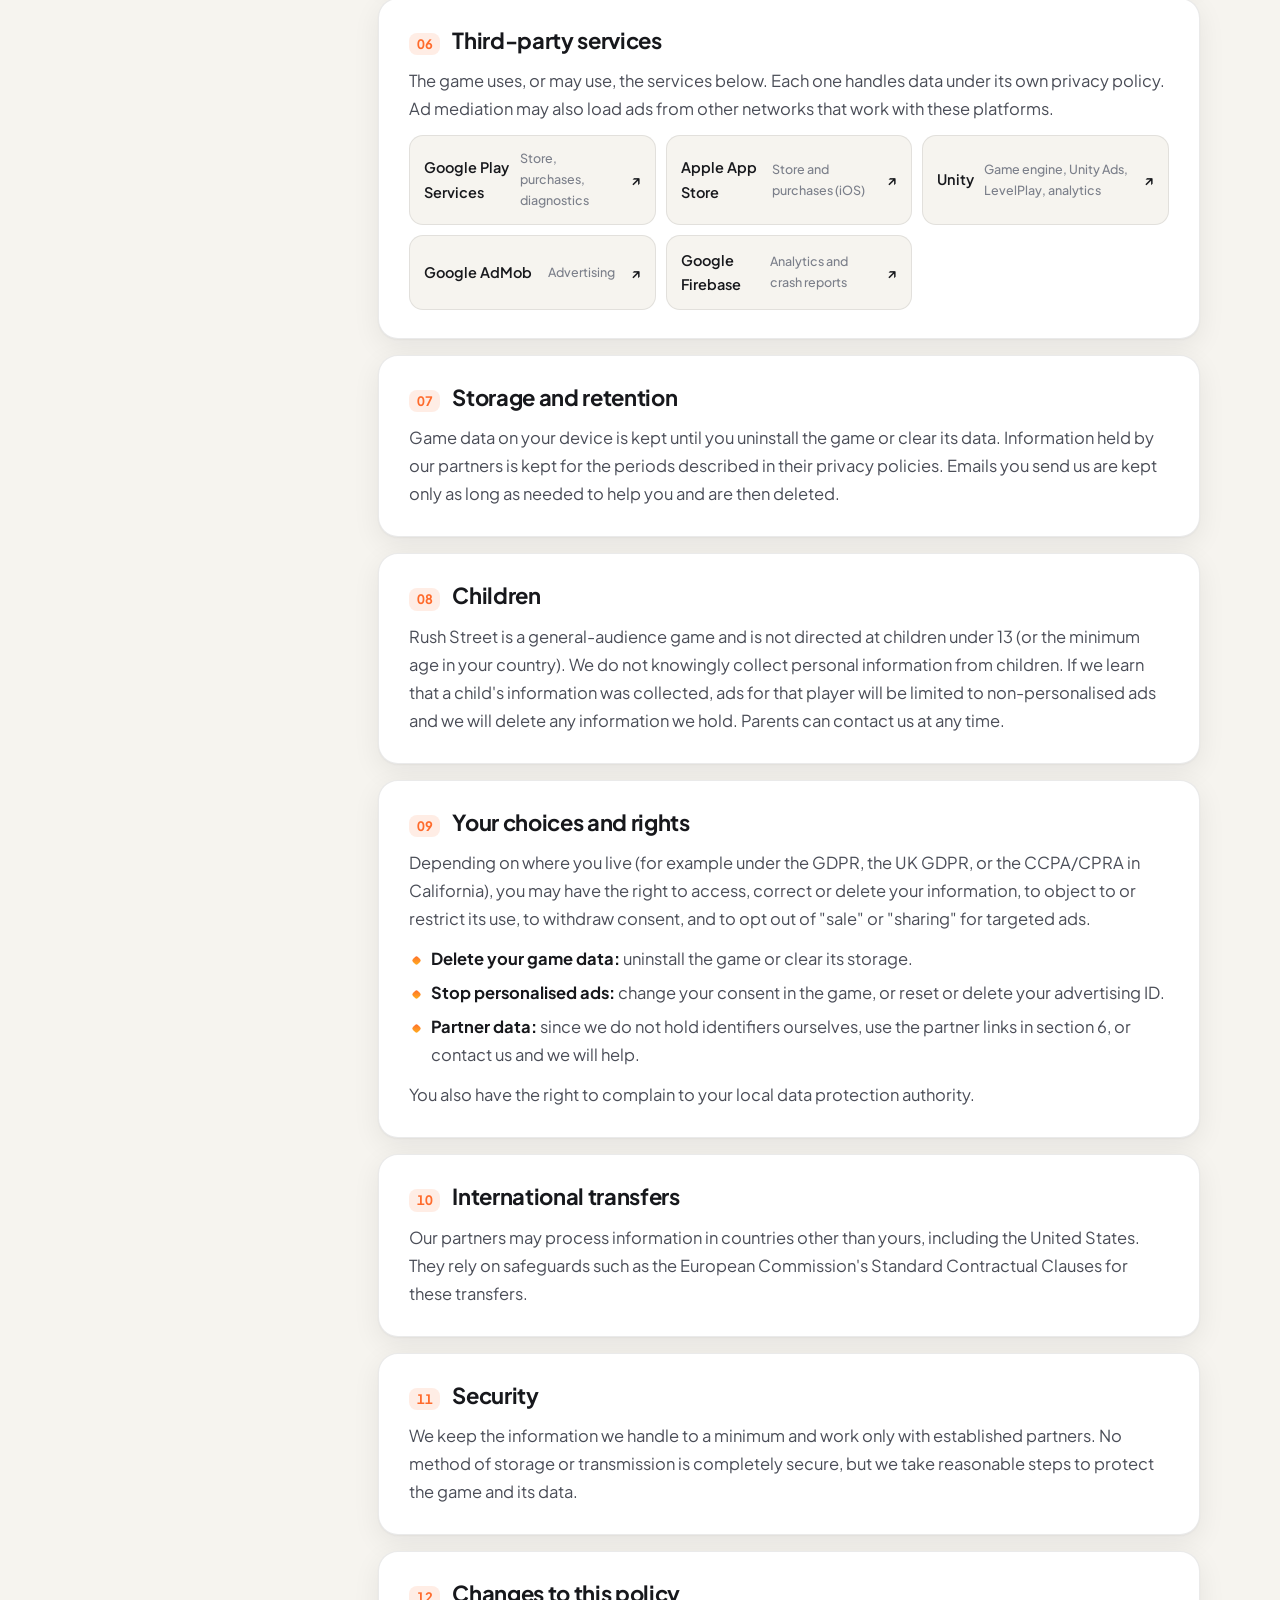
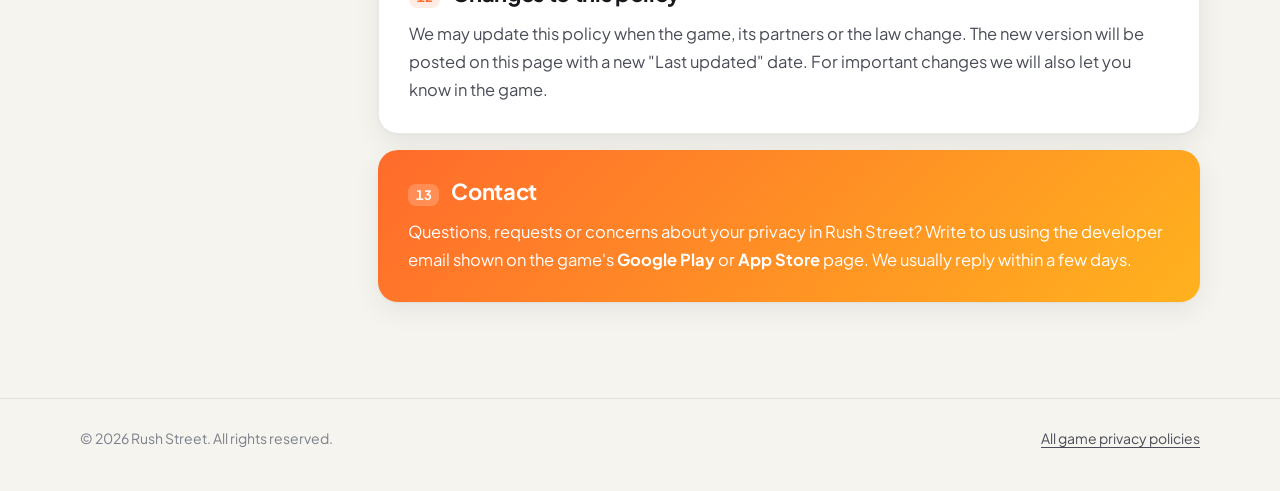
<file: rush-street/index.html>
<!doctype html>
<html lang="en">
<head>
  <meta charset="utf-8">
  <meta name="viewport" content="width=device-width, initial-scale=1">
  <title>Privacy Policy · Rush Street</title>
  <meta name="description" content="Privacy Policy for Rush Street, the food street idle game: what data the game, its ad partners and the app stores handle, and the choices you have.">
  <meta name="theme-color" content="#ff6b2c">
  <link rel="preconnect" href="https://fonts.googleapis.com">
  <link rel="preconnect" href="https://fonts.gstatic.com" crossorigin>
  <link href="https://fonts.googleapis.com/css2?family=Fraunces:ital,opsz,wght@0,9..144,600;1,9..144,600&family=Plus+Jakarta+Sans:wght@400;500;600;700&display=swap" rel="stylesheet">
  <link rel="stylesheet" href="../assets/style.css">
</head>
<body class="theme-rush-street">

<header class="topbar">
  <div class="wrap">
    <a class="brand" href="../">
      <span class="brand-mark"><svg width="16" height="16" viewBox="0 0 24 24" fill="none" stroke="currentColor" stroke-width="2.2" stroke-linecap="round" stroke-linejoin="round"><path d="M12 3l7 3v6c0 4.5-3 7.5-7 9-4-1.5-7-4.5-7-9V6z"/></svg></span>
      Games Privacy Policy
    </a>
    <a class="back" href="../"><svg width="14" height="14" viewBox="0 0 24 24" fill="none" stroke="currentColor" stroke-width="2.4" stroke-linecap="round" stroke-linejoin="round"><path d="M15 18l-6-6 6-6"/></svg>All games</a>
  </div>
</header>

<section class="hero">
  <div class="wrap game-hero">
    <div class="game-icon" aria-hidden="true">
      <svg viewBox="0 0 24 24" fill="none" stroke="currentColor" stroke-width="1.8" stroke-linecap="round" stroke-linejoin="round"><path d="M3 9l1.6-5h14.8L21 9"/><path d="M3 9a3 3 0 0 0 6 0 3 3 0 0 0 6 0 3 3 0 0 0 6 0"/><path d="M5 11.5V20h14v-8.5"/><path d="M10 20v-5h4v5"/></svg>
    </div>
    <div>
      <span class="eyebrow">Privacy Policy</span>
      <h1>Rush <em>Street</em></h1>
      <p class="lead">Build a food empire, one street at a time. This page explains, in plain words, what information is handled when you play, who handles it, and the choices you have.</p>
      <div class="meta">
        <span class="chip"><span class="dot"></span>Last updated: October 20, 2026</span>
        <span class="chip">Effective: October 20, 2026</span>
        <span class="chip">Android · iOS</span>
      </div>
    </div>
  </div>
</section>

<div class="wrap layout">
  <nav class="toc" aria-label="On this page">
    <h3>On this page</h3>
    <ol>
      <li><a href="#overview">Overview</a></li>
      <li><a href="#collect">Information we handle</a></li>
      <li><a href="#use">How it is used</a></li>
      <li><a href="#ads">Advertising</a></li>
      <li><a href="#purchases">In-app purchases</a></li>
      <li><a href="#partners">Third-party services</a></li>
      <li><a href="#retention">Storage and retention</a></li>
      <li><a href="#children">Children</a></li>
      <li><a href="#rights">Your choices and rights</a></li>
      <li><a href="#transfers">International transfers</a></li>
      <li><a href="#security">Security</a></li>
      <li><a href="#changes">Changes</a></li>
      <li><a href="#contact">Contact</a></li>
    </ol>
  </nav>

  <main class="doc">
    <div class="glance" aria-label="At a glance">
      <div class="g-card good">
        <div class="ic"><svg viewBox="0 0 24 24" fill="none" stroke="currentColor" stroke-width="2" stroke-linecap="round" stroke-linejoin="round"><circle cx="12" cy="8" r="4"/><path d="M4 21c1.5-4 4.5-6 8-6s6.5 2 8 6"/><path d="M3 3l18 18"/></svg></div>
        <h4>No account needed</h4>
        <p>No sign-up, no name, email or phone number. We never ask for them.</p>
      </div>
      <div class="g-card good">
        <div class="ic"><svg viewBox="0 0 24 24" fill="none" stroke="currentColor" stroke-width="2" stroke-linecap="round" stroke-linejoin="round"><rect x="6" y="2" width="12" height="20" rx="3"/><path d="M11 18h2"/></svg></div>
        <h4>Progress stays on your phone</h4>
        <p>Your save game and settings are stored only on your device.</p>
      </div>
      <div class="g-card warn">
        <div class="ic"><svg viewBox="0 0 24 24" fill="none" stroke="currentColor" stroke-width="2" stroke-linecap="round" stroke-linejoin="round"><rect x="2" y="5" width="20" height="14" rx="3"/><path d="M10 9.5v5l4-2.5z"/></svg></div>
        <h4>Ads by partners</h4>
        <p>Ad networks use device identifiers to show and measure ads. You can limit or reset this.</p>
      </div>
      <div class="g-card info">
        <div class="ic"><svg viewBox="0 0 24 24" fill="none" stroke="currentColor" stroke-width="2" stroke-linecap="round" stroke-linejoin="round"><path d="M6 2l-2 4v14a2 2 0 0 0 2 2h12a2 2 0 0 0 2-2V6l-2-4z"/><path d="M4 6h16"/><path d="M16 10a4 4 0 0 1-8 0"/></svg></div>
        <h4>Payments by the store</h4>
        <p>Google Play or the App Store handle payments. We never see your card details.</p>
      </div>
    </div>

    <section id="overview">
      <h2><span class="n">01</span>Overview</h2>
      <p>This Privacy Policy applies to <strong>Rush Street</strong> (the "game") on Android and iOS, published by the developer of Rush Street ("we", "us"). It describes the information that is handled when you play, why, and how you can control it.</p>
      <p>We designed the game to need as little information as possible. We do not run our own servers for player accounts, and we do not sell personal information.</p>
    </section>

    <section id="collect">
      <h2><span class="n">02</span>Information we handle</h2>
      <h3>Information you give us</h3>
      <p>None. The game has no registration, login, chat or profile. If you contact us by email, we receive your email address and whatever you choose to write, and we use it only to reply.</p>

      <h3>Game data on your device</h3>
      <p>Your progress (shops, upgrades, currencies, missions), settings (sound, language) and purchase entitlements such as "No Ads" are saved in a file on your device. This file is not sent to us. Uninstalling the game deletes it.</p>

      <h3>Information collected automatically by partners</h3>
      <p>When the game shows ads, measures how it performs or reports a crash, the third-party services listed in <a href="#partners">section 6</a> may collect:</p>
      <div class="table-scroll">
        <table class="table">
          <thead><tr><th>Type</th><th>Examples</th><th>Purpose</th></tr></thead>
          <tbody>
            <tr><td>Device identifiers</td><td>Advertising ID (Android), IDFA (iOS, only with your permission), IDFV, app-set ID</td><td>Ads, frequency capping, fraud prevention, measurement</td></tr>
            <tr><td>Device and network</td><td>Device model, OS version, language, time zone, IP address, approximate country or region, network type</td><td>Delivering the right ad format, security, statistics</td></tr>
            <tr><td>Ad interactions</td><td>Ads requested, shown, watched to the end or clicked</td><td>Granting rewards, paying for ads, measurement</td></tr>
            <tr><td>Gameplay events</td><td>Level reached, session length, which ad or store button was used</td><td>Balancing and improving the game</td></tr>
            <tr><td>Diagnostics</td><td>Crash logs, performance data</td><td>Fixing bugs</td></tr>
          </tbody>
        </table>
      </div>
      <p>We do not collect precise location, contacts, photos, microphone or camera data, and the game asks for no such permissions.</p>
    </section>

    <section id="use">
      <h2><span class="n">03</span>How it is used</h2>
      <ul>
        <li>To run the game and keep your progress on your device.</li>
        <li>To show ads, including optional rewarded videos, and to give you the reward you chose to watch for.</li>
        <li>To process and restore in-app purchases.</li>
        <li>To understand how the game is played, balance the economy and fix crashes.</li>
        <li>To detect fraud and abuse, and to meet legal obligations.</li>
      </ul>
      <p>Where the law requires a legal basis (for example in the EU or UK), we rely on your <strong>consent</strong> for personalised advertising and on our <strong>legitimate interest</strong> in running, securing and improving the game for everything else.</p>
    </section>

    <section id="ads">
      <h2><span class="n">04</span>Advertising</h2>
      <p>Rush Street is free to play and is supported by ads:</p>
      <ul>
        <li><strong>Rewarded videos</strong> are always optional. You choose to watch one in exchange for an in-game reward such as cash, a booster or a free spin.</li>
        <li><strong>Interstitial ads</strong> may appear at natural breaks, never during the tutorial. Buying <strong>No Ads</strong> removes them.</li>
      </ul>
      <div class="callout">
        <svg viewBox="0 0 24 24" fill="none" stroke="currentColor" stroke-width="2" stroke-linecap="round" stroke-linejoin="round"><circle cx="12" cy="12" r="10"/><path d="M12 16v-4"/><path d="M12 8h.01"/></svg>
        <div>In the EEA, the UK and Switzerland the game asks for your consent before any personalised ads are shown. You can change your choice at any time from the game's settings. Without consent you still see ads, but they are not based on your interests.</div>
      </div>
      <h3>Limit ad tracking on your device</h3>
      <ul>
        <li><strong>Android:</strong> Settings › Privacy › Ads (or Google › Ads) › Delete advertising ID.</li>
        <li><strong>iOS:</strong> the game asks through Apple's App Tracking Transparency prompt. You can change it later in Settings › Privacy &amp; Security › Tracking.</li>
      </ul>
    </section>

    <section id="purchases">
      <h2><span class="n">05</span>In-app purchases</h2>
      <p>The game offers optional purchases such as gem and cash packs, a starter pack, No Ads and an Auto Collector. Payments are processed entirely by <strong>Google Play</strong> or the <strong>Apple App Store</strong> under their own terms and privacy policies. We receive only a confirmation of the purchase (product and transaction ID) so the item can be delivered and restored. We never receive your name, card number or billing address.</p>
      <p>Purchases can be disabled or protected with a password in your store settings, which we recommend for devices used by children.</p>
    </section>

    <section id="partners">
      <h2><span class="n">06</span>Third-party services</h2>
      <p>The game uses, or may use, the services below. Each one handles data under its own privacy policy. Ad mediation may also load ads from other networks that work with these platforms.</p>
      <div class="partners">
        <a class="partner" href="https://policies.google.com/privacy" target="_blank" rel="noopener">Google Play Services<small>Store, purchases, diagnostics</small><span>↗</span></a>
        <a class="partner" href="https://www.apple.com/legal/privacy/" target="_blank" rel="noopener">Apple App Store<small>Store and purchases (iOS)</small><span>↗</span></a>
        <a class="partner" href="https://unity.com/legal/game-player-and-app-user-privacy-policy" target="_blank" rel="noopener">Unity<small>Game engine, Unity Ads, LevelPlay, analytics</small><span>↗</span></a>
        <a class="partner" href="https://policies.google.com/technologies/ads" target="_blank" rel="noopener">Google AdMob<small>Advertising</small><span>↗</span></a>
        <a class="partner" href="https://firebase.google.com/support/privacy" target="_blank" rel="noopener">Google Firebase<small>Analytics and crash reports</small><span>↗</span></a>
      </div>
    </section>

    <section id="retention">
      <h2><span class="n">07</span>Storage and retention</h2>
      <p>Game data on your device is kept until you uninstall the game or clear its data. Information held by our partners is kept for the periods described in their privacy policies. Emails you send us are kept only as long as needed to help you and are then deleted.</p>
    </section>

    <section id="children">
      <h2><span class="n">08</span>Children</h2>
      <p>Rush Street is a general-audience game and is not directed at children under 13 (or the minimum age in your country). We do not knowingly collect personal information from children. If we learn that a child's information was collected, ads for that player will be limited to non-personalised ads and we will delete any information we hold. Parents can contact us at any time.</p>
    </section>

    <section id="rights">
      <h2><span class="n">09</span>Your choices and rights</h2>
      <p>Depending on where you live (for example under the GDPR, the UK GDPR, or the CCPA/CPRA in California), you may have the right to access, correct or delete your information, to object to or restrict its use, to withdraw consent, and to opt out of "sale" or "sharing" for targeted ads.</p>
      <ul>
        <li><strong>Delete your game data:</strong> uninstall the game or clear its storage.</li>
        <li><strong>Stop personalised ads:</strong> change your consent in the game, or reset or delete your advertising ID.</li>
        <li><strong>Partner data:</strong> since we do not hold identifiers ourselves, use the partner links in section 6, or contact us and we will help.</li>
      </ul>
      <p>You also have the right to complain to your local data protection authority.</p>
    </section>

    <section id="transfers">
      <h2><span class="n">10</span>International transfers</h2>
      <p>Our partners may process information in countries other than yours, including the United States. They rely on safeguards such as the European Commission's Standard Contractual Clauses for these transfers.</p>
    </section>

    <section id="security">
      <h2><span class="n">11</span>Security</h2>
      <p>We keep the information we handle to a minimum and work only with established partners. No method of storage or transmission is completely secure, but we take reasonable steps to protect the game and its data.</p>
    </section>

    <section id="changes">
      <h2><span class="n">12</span>Changes to this policy</h2>
      <p>We may update this policy when the game, its partners or the law change. The new version will be posted on this page with a new "Last updated" date. For important changes we will also let you know in the game.</p>
    </section>

    <section id="contact" class="contact-card">
      <h2><span class="n">13</span>Contact</h2>
      <p>Questions, requests or concerns about your privacy in Rush Street? Write to us using the developer email shown on the game's <strong>Google Play</strong> or <strong>App Store</strong> page. We usually reply within a few days.</p>
    </section>
  </main>
</div>

<footer>
  <div class="wrap">
    <span>© 2026 Rush Street. All rights reserved.</span>
    <a href="../">All game privacy policies</a>
  </div>
</footer>

<script src="../assets/toc.js"></script>
</body>
</html>
</file>
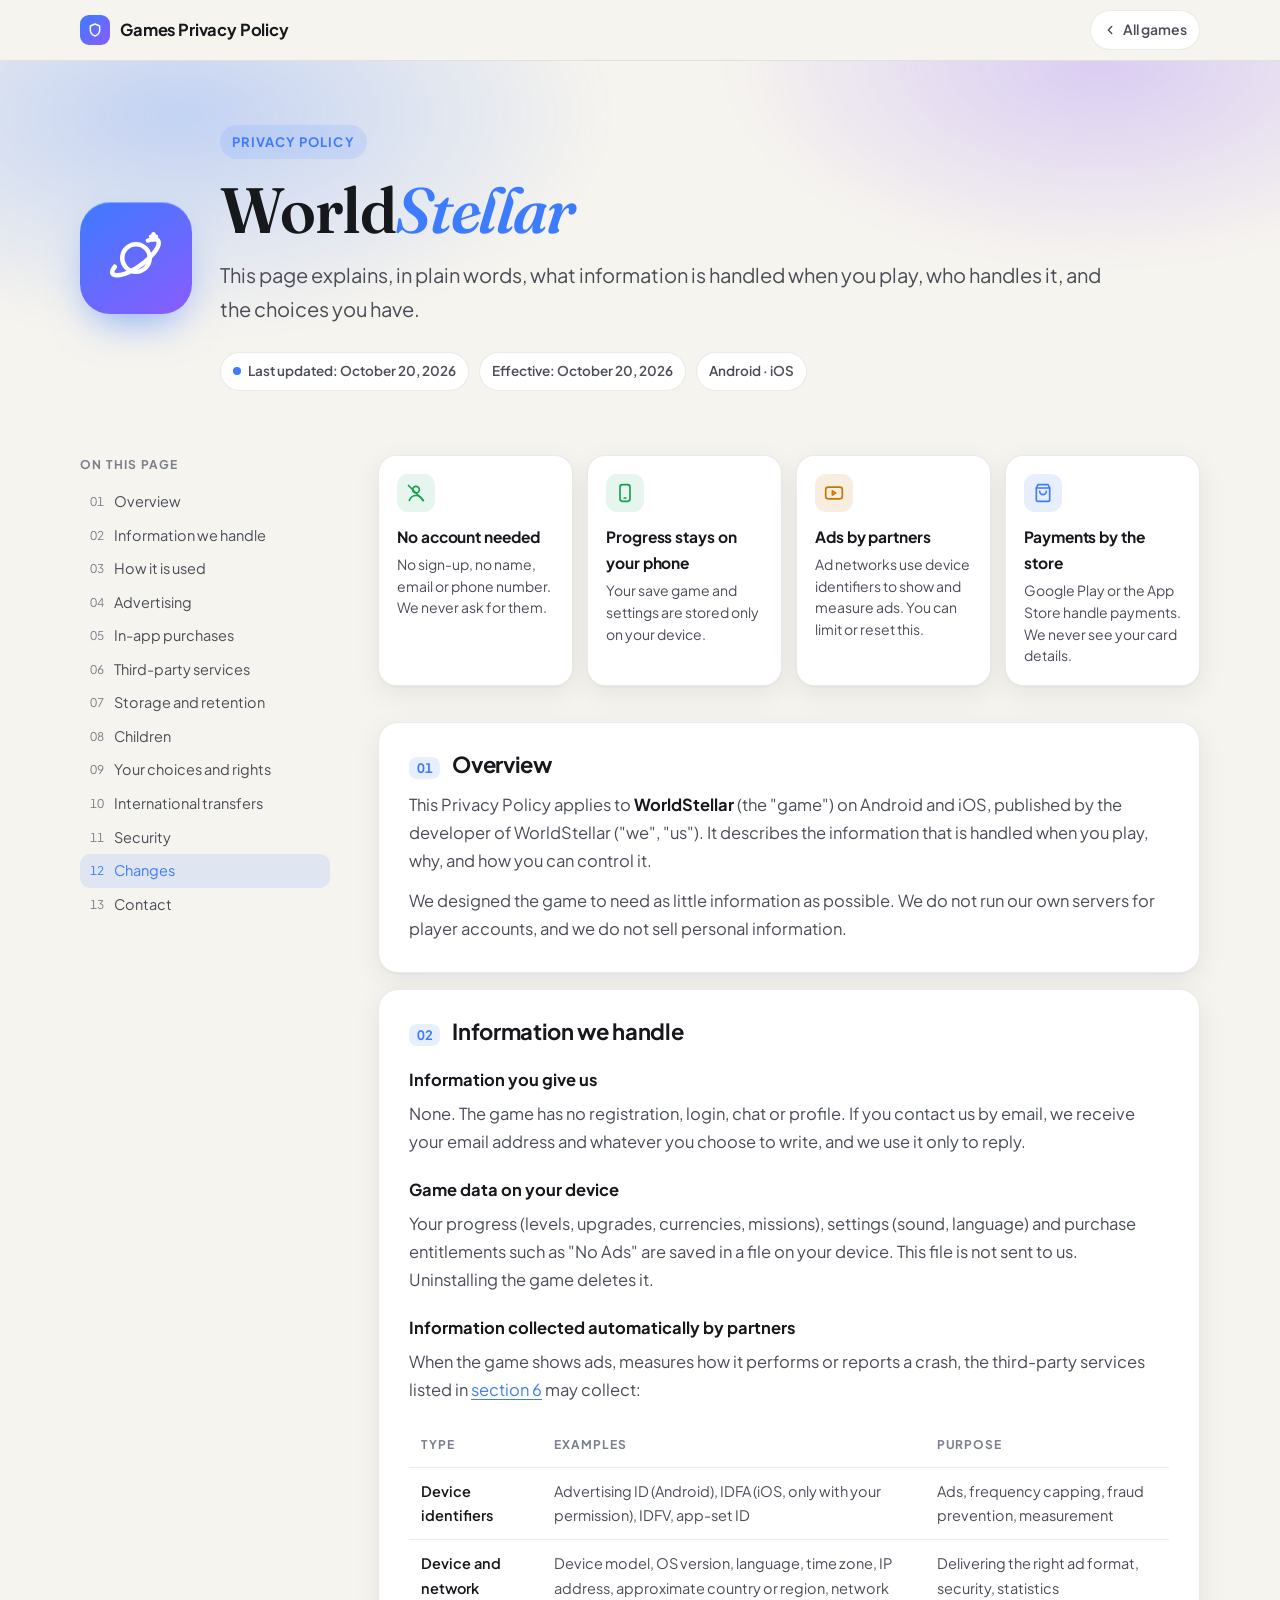
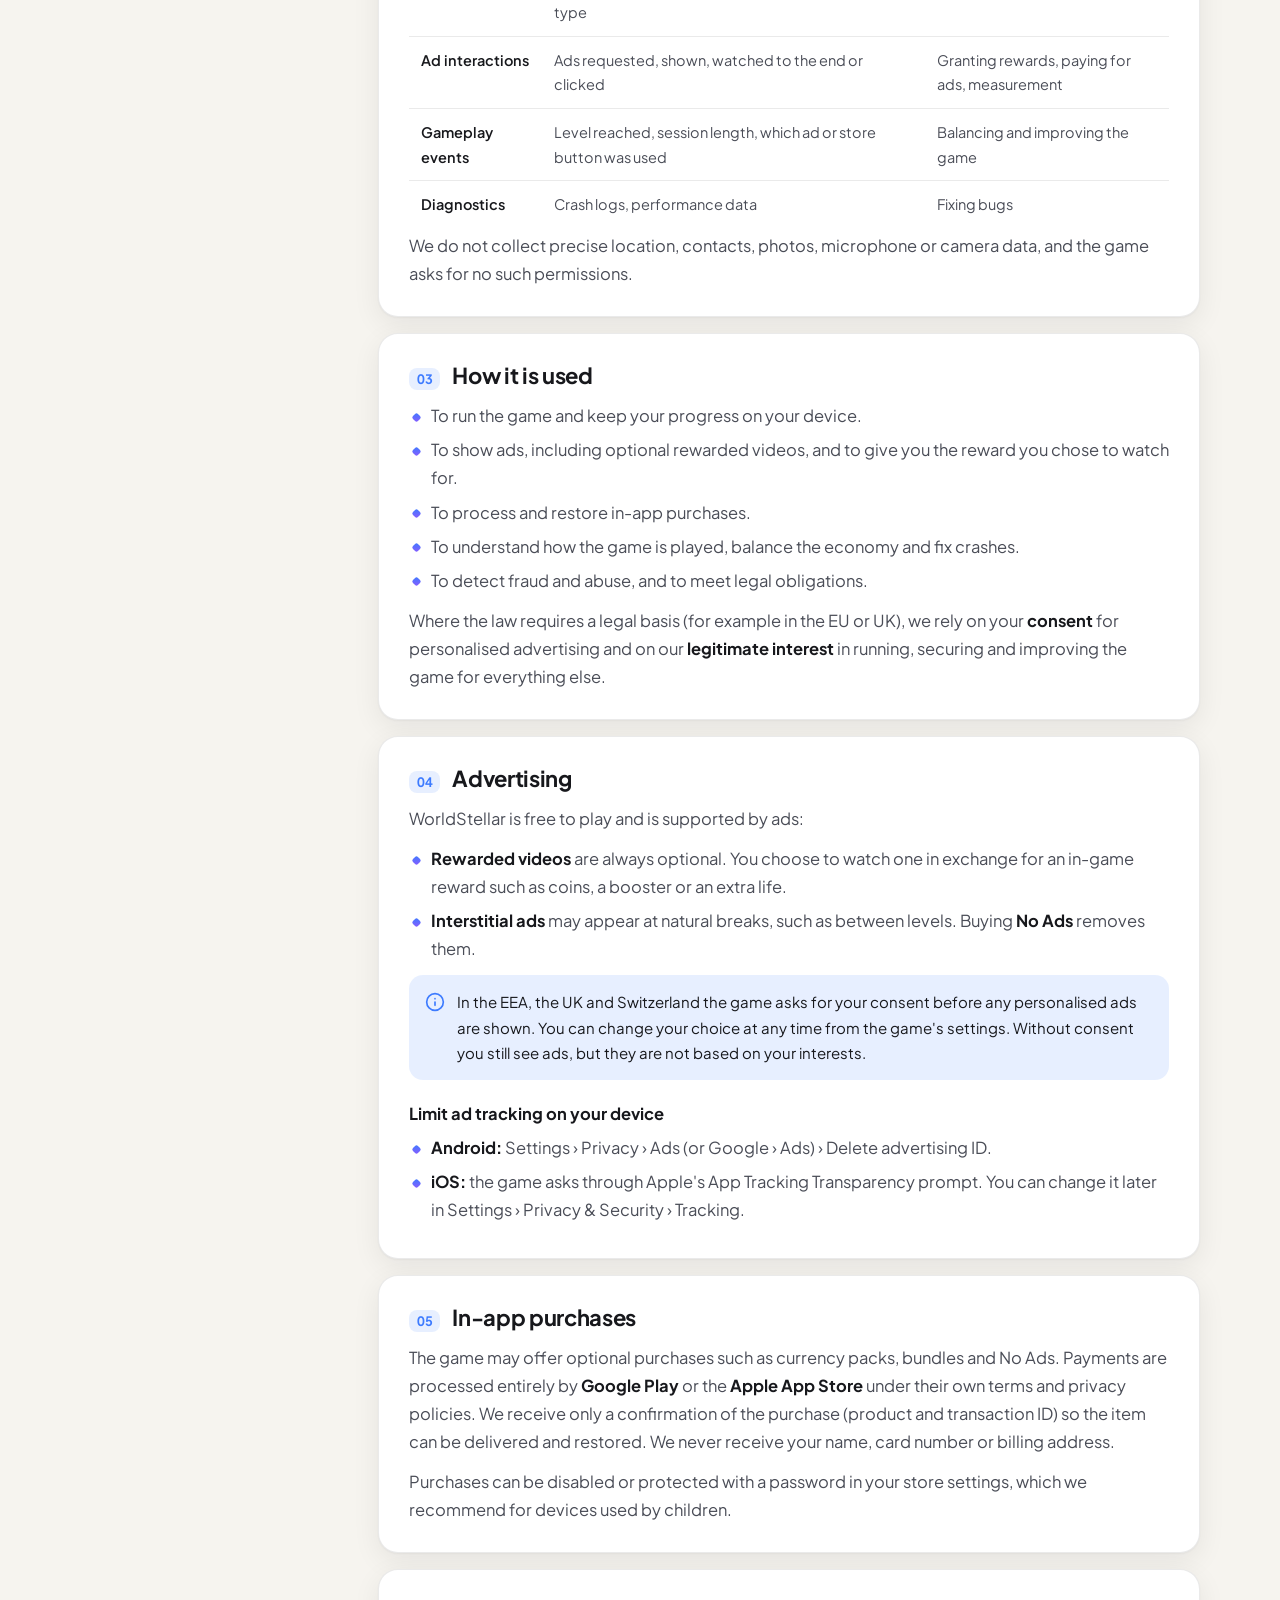
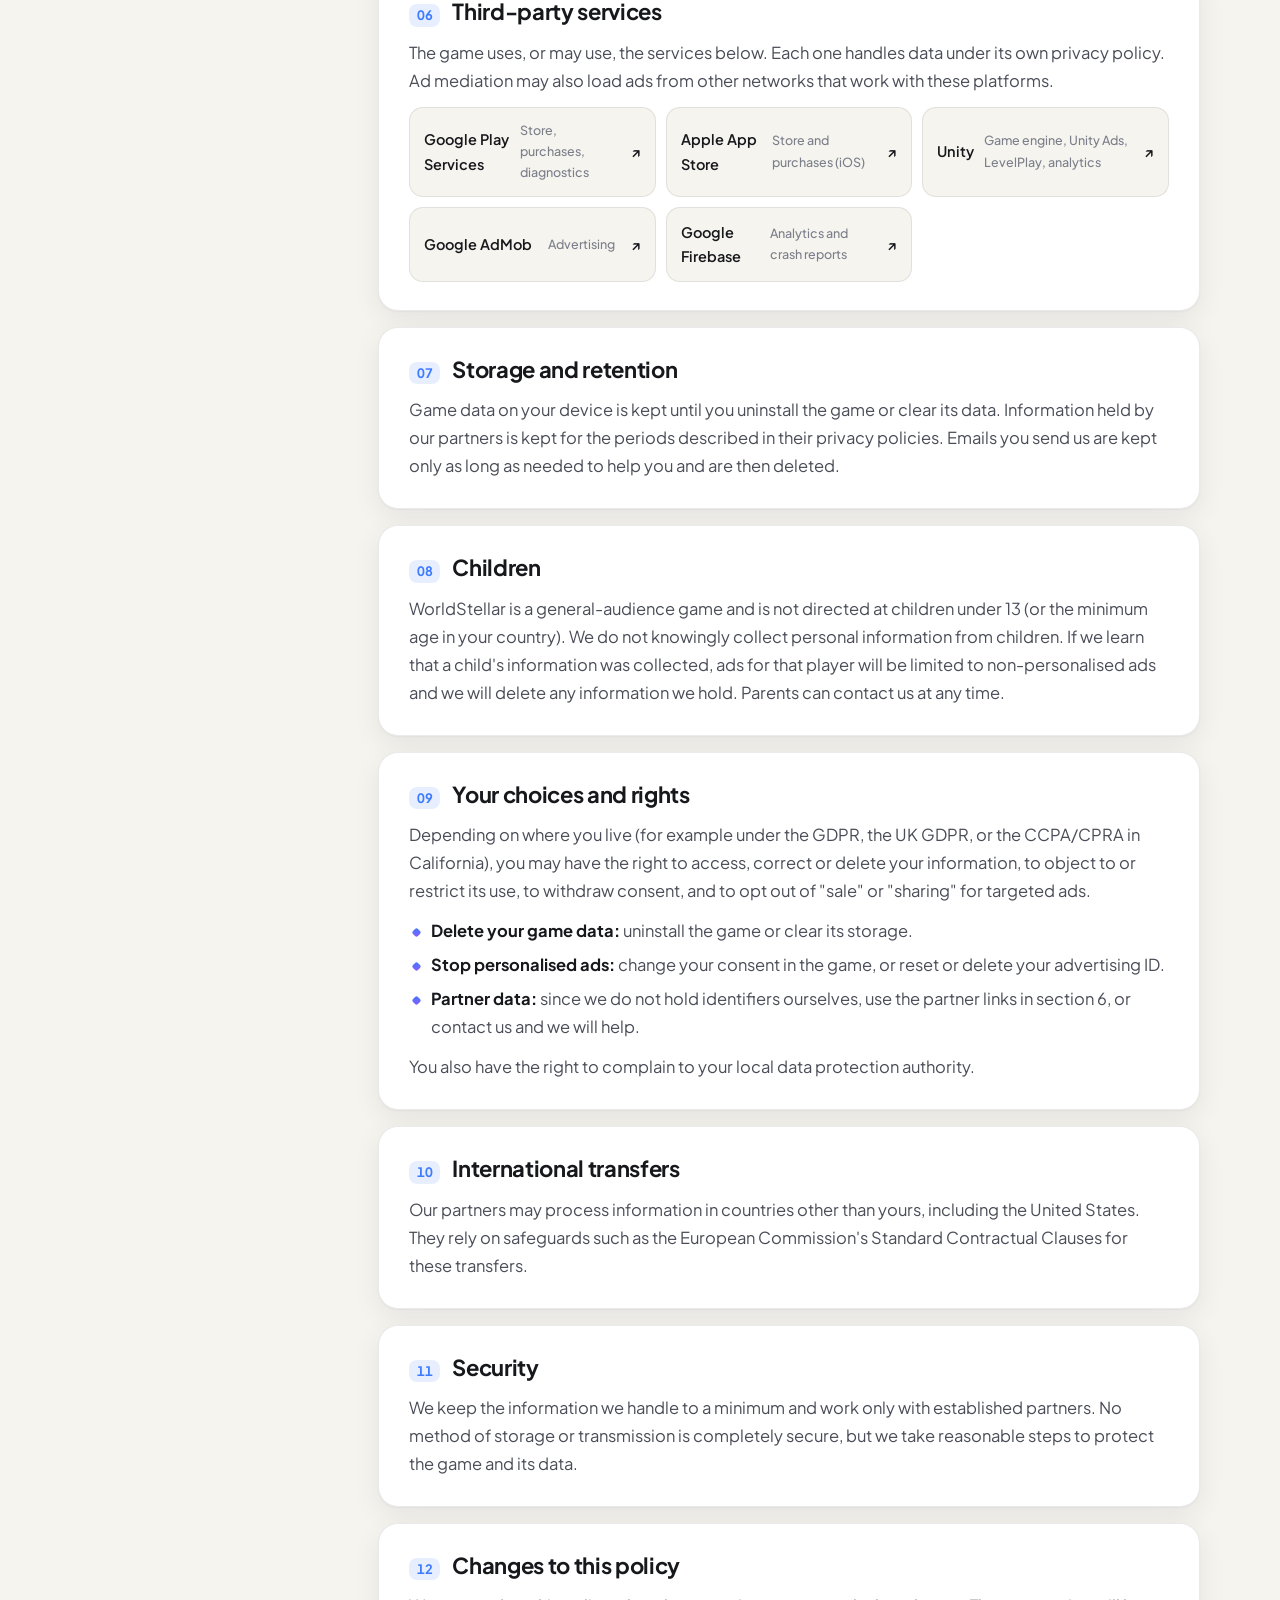
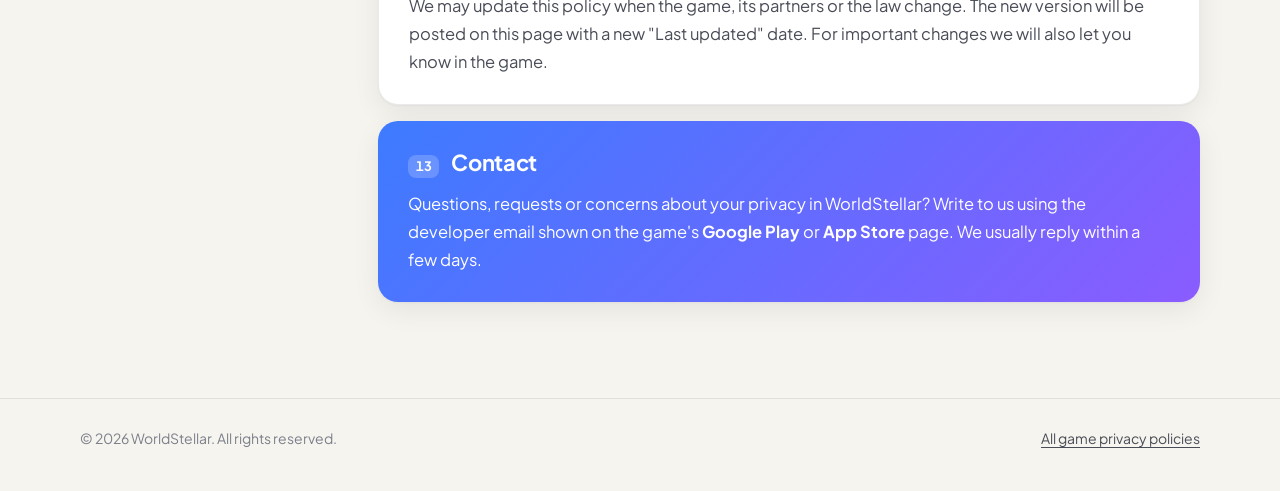
<file: worldstellar/index.html>
<!doctype html>
<html lang="en">
<head>
  <meta charset="utf-8">
  <meta name="viewport" content="width=device-width, initial-scale=1">
  <title>Privacy Policy · WorldStellar</title>
  <meta name="description" content="Privacy Policy for WorldStellar: what data the game, its ad partners and the app stores handle, and the choices you have.">
  <meta name="theme-color" content="#3d7bff">
  <link rel="preconnect" href="https://fonts.googleapis.com">
  <link rel="preconnect" href="https://fonts.gstatic.com" crossorigin>
  <link href="https://fonts.googleapis.com/css2?family=Fraunces:ital,opsz,wght@0,9..144,600;1,9..144,600&family=Plus+Jakarta+Sans:wght@400;500;600;700&display=swap" rel="stylesheet">
  <link rel="stylesheet" href="../assets/style.css">
</head>
<body class="theme-worldstellar">

<header class="topbar">
  <div class="wrap">
    <a class="brand" href="../">
      <span class="brand-mark"><svg width="16" height="16" viewBox="0 0 24 24" fill="none" stroke="currentColor" stroke-width="2.2" stroke-linecap="round" stroke-linejoin="round"><path d="M12 3l7 3v6c0 4.5-3 7.5-7 9-4-1.5-7-4.5-7-9V6z"/></svg></span>
      Games Privacy Policy
    </a>
    <a class="back" href="../"><svg width="14" height="14" viewBox="0 0 24 24" fill="none" stroke="currentColor" stroke-width="2.4" stroke-linecap="round" stroke-linejoin="round"><path d="M15 18l-6-6 6-6"/></svg>All games</a>
  </div>
</header>

<section class="hero">
  <div class="wrap game-hero">
    <div class="game-icon" aria-hidden="true">
      <svg viewBox="0 0 24 24" fill="none" stroke="currentColor" stroke-width="1.8" stroke-linecap="round" stroke-linejoin="round"><circle cx="12" cy="12" r="5.5"/><path d="M3.5 15.5c-1.6 2-1.4 3.4 1 3.4 2.6 0 7-2 10.9-5.2 3.9-3.2 6.2-6.6 5.6-8.3-.4-1.1-2-1.2-4.2-.4"/><path d="M19 2.5v2M18 3.5h2"/></svg>
    </div>
    <div>
      <span class="eyebrow">Privacy Policy</span>
      <h1>World<em>Stellar</em></h1>
      <p class="lead">This page explains, in plain words, what information is handled when you play, who handles it, and the choices you have.</p>
      <div class="meta">
        <span class="chip"><span class="dot"></span>Last updated: October 20, 2026</span>
        <span class="chip">Effective: October 20, 2026</span>
        <span class="chip">Android · iOS</span>
      </div>
    </div>
  </div>
</section>

<div class="wrap layout">
  <nav class="toc" aria-label="On this page">
    <h3>On this page</h3>
    <ol>
      <li><a href="#overview">Overview</a></li>
      <li><a href="#collect">Information we handle</a></li>
      <li><a href="#use">How it is used</a></li>
      <li><a href="#ads">Advertising</a></li>
      <li><a href="#purchases">In-app purchases</a></li>
      <li><a href="#partners">Third-party services</a></li>
      <li><a href="#retention">Storage and retention</a></li>
      <li><a href="#children">Children</a></li>
      <li><a href="#rights">Your choices and rights</a></li>
      <li><a href="#transfers">International transfers</a></li>
      <li><a href="#security">Security</a></li>
      <li><a href="#changes">Changes</a></li>
      <li><a href="#contact">Contact</a></li>
    </ol>
  </nav>

  <main class="doc">
    <div class="glance" aria-label="At a glance">
      <div class="g-card good">
        <div class="ic"><svg viewBox="0 0 24 24" fill="none" stroke="currentColor" stroke-width="2" stroke-linecap="round" stroke-linejoin="round"><circle cx="12" cy="8" r="4"/><path d="M4 21c1.5-4 4.5-6 8-6s6.5 2 8 6"/><path d="M3 3l18 18"/></svg></div>
        <h4>No account needed</h4>
        <p>No sign-up, no name, email or phone number. We never ask for them.</p>
      </div>
      <div class="g-card good">
        <div class="ic"><svg viewBox="0 0 24 24" fill="none" stroke="currentColor" stroke-width="2" stroke-linecap="round" stroke-linejoin="round"><rect x="6" y="2" width="12" height="20" rx="3"/><path d="M11 18h2"/></svg></div>
        <h4>Progress stays on your phone</h4>
        <p>Your save game and settings are stored only on your device.</p>
      </div>
      <div class="g-card warn">
        <div class="ic"><svg viewBox="0 0 24 24" fill="none" stroke="currentColor" stroke-width="2" stroke-linecap="round" stroke-linejoin="round"><rect x="2" y="5" width="20" height="14" rx="3"/><path d="M10 9.5v5l4-2.5z"/></svg></div>
        <h4>Ads by partners</h4>
        <p>Ad networks use device identifiers to show and measure ads. You can limit or reset this.</p>
      </div>
      <div class="g-card info">
        <div class="ic"><svg viewBox="0 0 24 24" fill="none" stroke="currentColor" stroke-width="2" stroke-linecap="round" stroke-linejoin="round"><path d="M6 2l-2 4v14a2 2 0 0 0 2 2h12a2 2 0 0 0 2-2V6l-2-4z"/><path d="M4 6h16"/><path d="M16 10a4 4 0 0 1-8 0"/></svg></div>
        <h4>Payments by the store</h4>
        <p>Google Play or the App Store handle payments. We never see your card details.</p>
      </div>
    </div>

    <section id="overview">
      <h2><span class="n">01</span>Overview</h2>
      <p>This Privacy Policy applies to <strong>WorldStellar</strong> (the "game") on Android and iOS, published by the developer of WorldStellar ("we", "us"). It describes the information that is handled when you play, why, and how you can control it.</p>
      <p>We designed the game to need as little information as possible. We do not run our own servers for player accounts, and we do not sell personal information.</p>
    </section>

    <section id="collect">
      <h2><span class="n">02</span>Information we handle</h2>
      <h3>Information you give us</h3>
      <p>None. The game has no registration, login, chat or profile. If you contact us by email, we receive your email address and whatever you choose to write, and we use it only to reply.</p>

      <h3>Game data on your device</h3>
      <p>Your progress (levels, upgrades, currencies, missions), settings (sound, language) and purchase entitlements such as "No Ads" are saved in a file on your device. This file is not sent to us. Uninstalling the game deletes it.</p>

      <h3>Information collected automatically by partners</h3>
      <p>When the game shows ads, measures how it performs or reports a crash, the third-party services listed in <a href="#partners">section 6</a> may collect:</p>
      <div class="table-scroll">
        <table class="table">
          <thead><tr><th>Type</th><th>Examples</th><th>Purpose</th></tr></thead>
          <tbody>
            <tr><td>Device identifiers</td><td>Advertising ID (Android), IDFA (iOS, only with your permission), IDFV, app-set ID</td><td>Ads, frequency capping, fraud prevention, measurement</td></tr>
            <tr><td>Device and network</td><td>Device model, OS version, language, time zone, IP address, approximate country or region, network type</td><td>Delivering the right ad format, security, statistics</td></tr>
            <tr><td>Ad interactions</td><td>Ads requested, shown, watched to the end or clicked</td><td>Granting rewards, paying for ads, measurement</td></tr>
            <tr><td>Gameplay events</td><td>Level reached, session length, which ad or store button was used</td><td>Balancing and improving the game</td></tr>
            <tr><td>Diagnostics</td><td>Crash logs, performance data</td><td>Fixing bugs</td></tr>
          </tbody>
        </table>
      </div>
      <p>We do not collect precise location, contacts, photos, microphone or camera data, and the game asks for no such permissions.</p>
    </section>

    <section id="use">
      <h2><span class="n">03</span>How it is used</h2>
      <ul>
        <li>To run the game and keep your progress on your device.</li>
        <li>To show ads, including optional rewarded videos, and to give you the reward you chose to watch for.</li>
        <li>To process and restore in-app purchases.</li>
        <li>To understand how the game is played, balance the economy and fix crashes.</li>
        <li>To detect fraud and abuse, and to meet legal obligations.</li>
      </ul>
      <p>Where the law requires a legal basis (for example in the EU or UK), we rely on your <strong>consent</strong> for personalised advertising and on our <strong>legitimate interest</strong> in running, securing and improving the game for everything else.</p>
    </section>

    <section id="ads">
      <h2><span class="n">04</span>Advertising</h2>
      <p>WorldStellar is free to play and is supported by ads:</p>
      <ul>
        <li><strong>Rewarded videos</strong> are always optional. You choose to watch one in exchange for an in-game reward such as coins, a booster or an extra life.</li>
        <li><strong>Interstitial ads</strong> may appear at natural breaks, such as between levels. Buying <strong>No Ads</strong> removes them.</li>
      </ul>
      <div class="callout">
        <svg viewBox="0 0 24 24" fill="none" stroke="currentColor" stroke-width="2" stroke-linecap="round" stroke-linejoin="round"><circle cx="12" cy="12" r="10"/><path d="M12 16v-4"/><path d="M12 8h.01"/></svg>
        <div>In the EEA, the UK and Switzerland the game asks for your consent before any personalised ads are shown. You can change your choice at any time from the game's settings. Without consent you still see ads, but they are not based on your interests.</div>
      </div>
      <h3>Limit ad tracking on your device</h3>
      <ul>
        <li><strong>Android:</strong> Settings › Privacy › Ads (or Google › Ads) › Delete advertising ID.</li>
        <li><strong>iOS:</strong> the game asks through Apple's App Tracking Transparency prompt. You can change it later in Settings › Privacy &amp; Security › Tracking.</li>
      </ul>
    </section>

    <section id="purchases">
      <h2><span class="n">05</span>In-app purchases</h2>
      <p>The game may offer optional purchases such as currency packs, bundles and No Ads. Payments are processed entirely by <strong>Google Play</strong> or the <strong>Apple App Store</strong> under their own terms and privacy policies. We receive only a confirmation of the purchase (product and transaction ID) so the item can be delivered and restored. We never receive your name, card number or billing address.</p>
      <p>Purchases can be disabled or protected with a password in your store settings, which we recommend for devices used by children.</p>
    </section>

    <section id="partners">
      <h2><span class="n">06</span>Third-party services</h2>
      <p>The game uses, or may use, the services below. Each one handles data under its own privacy policy. Ad mediation may also load ads from other networks that work with these platforms.</p>
      <div class="partners">
        <a class="partner" href="https://policies.google.com/privacy" target="_blank" rel="noopener">Google Play Services<small>Store, purchases, diagnostics</small><span>↗</span></a>
        <a class="partner" href="https://www.apple.com/legal/privacy/" target="_blank" rel="noopener">Apple App Store<small>Store and purchases (iOS)</small><span>↗</span></a>
        <a class="partner" href="https://unity.com/legal/game-player-and-app-user-privacy-policy" target="_blank" rel="noopener">Unity<small>Game engine, Unity Ads, LevelPlay, analytics</small><span>↗</span></a>
        <a class="partner" href="https://policies.google.com/technologies/ads" target="_blank" rel="noopener">Google AdMob<small>Advertising</small><span>↗</span></a>
        <a class="partner" href="https://firebase.google.com/support/privacy" target="_blank" rel="noopener">Google Firebase<small>Analytics and crash reports</small><span>↗</span></a>
      </div>
    </section>

    <section id="retention">
      <h2><span class="n">07</span>Storage and retention</h2>
      <p>Game data on your device is kept until you uninstall the game or clear its data. Information held by our partners is kept for the periods described in their privacy policies. Emails you send us are kept only as long as needed to help you and are then deleted.</p>
    </section>

    <section id="children">
      <h2><span class="n">08</span>Children</h2>
      <p>WorldStellar is a general-audience game and is not directed at children under 13 (or the minimum age in your country). We do not knowingly collect personal information from children. If we learn that a child's information was collected, ads for that player will be limited to non-personalised ads and we will delete any information we hold. Parents can contact us at any time.</p>
    </section>

    <section id="rights">
      <h2><span class="n">09</span>Your choices and rights</h2>
      <p>Depending on where you live (for example under the GDPR, the UK GDPR, or the CCPA/CPRA in California), you may have the right to access, correct or delete your information, to object to or restrict its use, to withdraw consent, and to opt out of "sale" or "sharing" for targeted ads.</p>
      <ul>
        <li><strong>Delete your game data:</strong> uninstall the game or clear its storage.</li>
        <li><strong>Stop personalised ads:</strong> change your consent in the game, or reset or delete your advertising ID.</li>
        <li><strong>Partner data:</strong> since we do not hold identifiers ourselves, use the partner links in section 6, or contact us and we will help.</li>
      </ul>
      <p>You also have the right to complain to your local data protection authority.</p>
    </section>

    <section id="transfers">
      <h2><span class="n">10</span>International transfers</h2>
      <p>Our partners may process information in countries other than yours, including the United States. They rely on safeguards such as the European Commission's Standard Contractual Clauses for these transfers.</p>
    </section>

    <section id="security">
      <h2><span class="n">11</span>Security</h2>
      <p>We keep the information we handle to a minimum and work only with established partners. No method of storage or transmission is completely secure, but we take reasonable steps to protect the game and its data.</p>
    </section>

    <section id="changes">
      <h2><span class="n">12</span>Changes to this policy</h2>
      <p>We may update this policy when the game, its partners or the law change. The new version will be posted on this page with a new "Last updated" date. For important changes we will also let you know in the game.</p>
    </section>

    <section id="contact" class="contact-card">
      <h2><span class="n">13</span>Contact</h2>
      <p>Questions, requests or concerns about your privacy in WorldStellar? Write to us using the developer email shown on the game's <strong>Google Play</strong> or <strong>App Store</strong> page. We usually reply within a few days.</p>
    </section>
  </main>
</div>

<footer>
  <div class="wrap">
    <span>© 2026 WorldStellar. All rights reserved.</span>
    <a href="../">All game privacy policies</a>
  </div>
</footer>

<script src="../assets/toc.js"></script>
</body>
</html>
</file>
<file: assets/style.css>
/* Games Privacy Policy: shared look for the hub and every game's policy page. */
:root {
  --bg: #f6f4ef;
  --bg-2: #efece4;
  --surface: #ffffff;
  --ink: #17181c;
  --ink-2: #4a4d57;
  --ink-3: #7b7f8a;
  --line: rgba(23, 24, 28, 0.09);
  --accent: #5b5bf0;
  --accent-2: #9b6bff;
  --accent-ink: #ffffff;
  --accent-soft: rgba(91, 91, 240, 0.1);
  --good: #12a150;
  --good-soft: rgba(18, 161, 80, 0.1);
  --warn: #c77700;
  --warn-soft: rgba(199, 119, 0, 0.12);
  --radius: 20px;
  --shadow: 0 1px 2px rgba(15, 18, 30, 0.04), 0 8px 28px rgba(15, 18, 30, 0.07);
  --font: "Plus Jakarta Sans", system-ui, -apple-system, "Segoe UI", Roboto, Arial, sans-serif;
  --display: "Fraunces", Georgia, "Times New Roman", serif;
  color-scheme: light;
}

@media (prefers-color-scheme: dark) {
  :root {
    --bg: #0f1015;
    --bg-2: #15171e;
    --surface: #1a1c24;
    --ink: #f2f3f7;
    --ink-2: #b9bdc9;
    --ink-3: #868b99;
    --line: rgba(255, 255, 255, 0.08);
    --accent-soft: rgba(140, 140, 255, 0.14);
    --good: #3ddc84;
    --good-soft: rgba(61, 220, 132, 0.12);
    --warn: #ffb547;
    --warn-soft: rgba(255, 181, 71, 0.13);
    --shadow: 0 1px 2px rgba(0, 0, 0, 0.3), 0 10px 30px rgba(0, 0, 0, 0.35);
    color-scheme: dark;
  }
}

/* Game themes: each policy page sets one on <body>. */
.theme-rush-street {
  --accent: #ff6b2c;
  --accent-2: #ffb21e;
  --accent-soft: rgba(255, 107, 44, 0.12);
}
.theme-worldstellar {
  --accent: #3d7bff;
  --accent-2: #8a5cff;
  --accent-soft: rgba(61, 123, 255, 0.12);
}
.theme-block-bloom {
  --accent: #e2489a;
  --accent-2: #8b5cf6;
  --accent-soft: rgba(226, 72, 154, 0.12);
}
.theme-outwall {
  --accent: #14a38b;
  --accent-2: #3d7bff;
  --accent-soft: rgba(20, 163, 139, 0.12);
}

* { box-sizing: border-box; }
html { scroll-behavior: smooth; -webkit-text-size-adjust: 100%; }
body {
  margin: 0;
  background: var(--bg);
  color: var(--ink);
  font-family: var(--font);
  font-size: 16.5px;
  line-height: 1.7;
  -webkit-font-smoothing: antialiased;
}
a { color: var(--accent); text-underline-offset: 3px; }
a:hover { text-decoration-thickness: 2px; }
img, svg { display: block; }

.wrap { width: min(1120px, 100% - 32px); margin-inline: auto; }

/* ---------------------------------------------------------------- top bar */
.topbar {
  position: sticky;
  top: 0;
  z-index: 20;
  backdrop-filter: saturate(1.4) blur(14px);
  -webkit-backdrop-filter: saturate(1.4) blur(14px);
  background: color-mix(in srgb, var(--bg) 78%, transparent);
  border-bottom: 1px solid var(--line);
}
.topbar .wrap { display: flex; align-items: center; justify-content: space-between; height: 60px; gap: 12px; }
.brand { display: flex; align-items: center; gap: 10px; font-weight: 700; color: var(--ink); text-decoration: none; letter-spacing: -0.01em; }
.brand-mark {
  width: 30px; height: 30px; border-radius: 9px;
  background: linear-gradient(135deg, var(--accent), var(--accent-2));
  display: grid; place-items: center; color: #fff;
}
.back {
  display: inline-flex; align-items: center; gap: 6px;
  font-size: 14px; font-weight: 600; color: var(--ink-2); text-decoration: none;
  padding: 7px 12px; border-radius: 999px; border: 1px solid var(--line); background: var(--surface);
}
.back:hover { color: var(--ink); }

/* ---------------------------------------------------------------- hero */
.hero { position: relative; overflow: hidden; padding: 64px 0 56px; }
.hero::before {
  content: "";
  position: absolute; inset: -40% -10% auto -10%; height: 520px;
  background:
    radial-gradient(40% 60% at 20% 40%, color-mix(in srgb, var(--accent) 28%, transparent), transparent 70%),
    radial-gradient(35% 55% at 80% 30%, color-mix(in srgb, var(--accent-2) 26%, transparent), transparent 70%);
  filter: blur(10px);
  pointer-events: none;
}
.hero .wrap { position: relative; }
.eyebrow {
  display: inline-flex; align-items: center; gap: 8px;
  font-size: 13px; font-weight: 700; letter-spacing: 0.08em; text-transform: uppercase;
  color: var(--accent); background: var(--accent-soft); padding: 6px 12px; border-radius: 999px;
}
.hero h1 {
  font-family: var(--display);
  font-weight: 600;
  font-size: clamp(36px, 6vw, 64px);
  line-height: 1.04;
  letter-spacing: -0.025em;
  margin: 18px 0 14px;
  max-width: 16ch;
}
.hero h1 em { font-style: italic; color: var(--accent); }
.hero p.lead { font-size: clamp(17px, 2.2vw, 20px); color: var(--ink-2); max-width: 60ch; margin: 0; }
.meta { display: flex; flex-wrap: wrap; gap: 10px; margin-top: 26px; }
.chip {
  display: inline-flex; align-items: center; gap: 7px;
  font-size: 13.5px; font-weight: 600; color: var(--ink-2);
  background: var(--surface); border: 1px solid var(--line);
  padding: 7px 12px; border-radius: 999px;
}
.chip .dot { width: 8px; height: 8px; border-radius: 50%; background: var(--accent); }

.game-hero { display: grid; grid-template-columns: auto 1fr; gap: 28px; align-items: center; }
.game-icon {
  width: 112px; height: 112px; border-radius: 30px;
  background: linear-gradient(145deg, var(--accent), var(--accent-2));
  box-shadow: 0 18px 40px -12px color-mix(in srgb, var(--accent) 60%, transparent), inset 0 1px 0 rgba(255,255,255,0.35);
  display: grid; place-items: center; color: #fff;
}
.game-icon svg { width: 60px; height: 60px; }
@media (max-width: 640px) {
  .hero { padding: 40px 0 36px; }
  .game-hero { grid-template-columns: 1fr; gap: 18px; }
  .game-icon { width: 84px; height: 84px; border-radius: 24px; }
  .game-icon svg { width: 46px; height: 46px; }
}

/* ---------------------------------------------------------------- hub cards */
.games { display: grid; grid-template-columns: repeat(auto-fill, minmax(300px, 1fr)); gap: 20px; padding-bottom: 72px; }
.game-card {
  position: relative; display: flex; flex-direction: column; gap: 16px;
  background: var(--surface); border: 1px solid var(--line); border-radius: 24px;
  padding: 24px; box-shadow: var(--shadow); text-decoration: none; color: inherit;
  transition: transform 0.2s ease, box-shadow 0.2s ease;
  overflow: hidden;
}
.game-card::after {
  content: ""; position: absolute; inset: 0 0 auto 0; height: 4px;
  background: linear-gradient(90deg, var(--accent), var(--accent-2));
}
.game-card:hover { transform: translateY(-3px); box-shadow: 0 2px 4px rgba(15,18,30,0.05), 0 18px 40px rgba(15,18,30,0.12); }
.game-card .top { display: flex; gap: 16px; align-items: center; }
.game-card .game-icon { width: 64px; height: 64px; border-radius: 18px; }
.game-card .game-icon svg { width: 34px; height: 34px; }
.game-card h2 { font-size: 21px; margin: 0; letter-spacing: -0.01em; line-height: 1.2; }
.game-card .sub { font-size: 14px; color: var(--ink-3); margin: 2px 0 0; }
.game-card p { margin: 0; color: var(--ink-2); font-size: 15px; }
.tags { display: flex; flex-wrap: wrap; gap: 6px; }
.tag { font-size: 12.5px; font-weight: 600; padding: 4px 10px; border-radius: 999px; background: var(--bg-2); color: var(--ink-2); }
.tag.on { background: var(--accent-soft); color: var(--accent); }
.game-card .go { margin-top: auto; display: flex; justify-content: space-between; align-items: center; font-weight: 700; color: var(--accent); font-size: 15px; }
.game-card .go span.arrow { transition: transform 0.2s ease; }
.game-card:hover .go span.arrow { transform: translateX(4px); }

/* ---------------------------------------------------------------- policy layout */
.layout { display: grid; grid-template-columns: 250px minmax(0, 1fr); gap: 48px; padding: 8px 0 80px; }
@media (max-width: 920px) { .layout { grid-template-columns: minmax(0, 1fr); gap: 24px; } }

.toc { position: sticky; top: 84px; align-self: start; }
.toc h3 { font-size: 12px; letter-spacing: 0.1em; text-transform: uppercase; color: var(--ink-3); margin: 0 0 10px; }
.toc ol { list-style: none; padding: 0; margin: 0; counter-reset: toc; }
.toc li { counter-increment: toc; }
.toc a {
  display: flex; gap: 10px; padding: 7px 10px; border-radius: 10px;
  color: var(--ink-2); text-decoration: none; font-size: 14.5px; line-height: 1.35;
}
.toc a::before { content: counter(toc, decimal-leading-zero); font-variant-numeric: tabular-nums; color: var(--ink-3); font-size: 12px; padding-top: 2px; }
.toc a:hover, .toc a.active { background: var(--accent-soft); color: var(--accent); }
.toc a.active::before { color: var(--accent); }
@media (max-width: 920px) {
  .toc { position: static; background: var(--surface); border: 1px solid var(--line); border-radius: var(--radius); padding: 16px; }
  .toc ol { columns: 2; column-gap: 12px; }
  .toc a { font-size: 14px; padding: 6px 8px; }
}
@media (max-width: 520px) { .toc ol { columns: 1; } }

/* ---------------------------------------------------------------- glance cards */
.glance { display: grid; grid-template-columns: repeat(auto-fit, minmax(185px, 1fr)); gap: 14px; margin-bottom: 36px; }
.g-card { background: var(--surface); border: 1px solid var(--line); border-radius: 18px; padding: 18px; box-shadow: var(--shadow); }
.g-card .ic { width: 38px; height: 38px; border-radius: 11px; display: grid; place-items: center; margin-bottom: 12px; }
.g-card .ic svg { width: 20px; height: 20px; }
.g-card.good .ic { background: var(--good-soft); color: var(--good); }
.g-card.warn .ic { background: var(--warn-soft); color: var(--warn); }
.g-card.info .ic { background: var(--accent-soft); color: var(--accent); }
.g-card h4 { margin: 0 0 4px; font-size: 15.5px; letter-spacing: -0.005em; }
.g-card p { margin: 0; font-size: 14px; color: var(--ink-2); line-height: 1.55; }

/* ---------------------------------------------------------------- article */
.doc section {
  background: var(--surface); border: 1px solid var(--line); border-radius: var(--radius);
  padding: 28px 30px; margin-bottom: 16px; box-shadow: var(--shadow);
  scroll-margin-top: 80px;
}
@media (max-width: 640px) { .doc section { padding: 22px 18px; } }
.doc h2 {
  display: flex; align-items: baseline; gap: 12px;
  font-size: 22px; letter-spacing: -0.015em; line-height: 1.25; margin: 0 0 12px;
}
.doc h2 .n {
  flex: none; font-size: 13px; font-weight: 700; font-variant-numeric: tabular-nums;
  color: var(--accent); background: var(--accent-soft); border-radius: 8px; padding: 3px 8px;
}
.doc h3 { font-size: 16.5px; margin: 20px 0 6px; }
.doc p { margin: 0 0 12px; color: var(--ink-2); }
.doc p:last-child, .doc ul:last-child { margin-bottom: 0; }
.doc ul { margin: 0 0 12px; padding-left: 0; list-style: none; }
.doc ul li { position: relative; padding-left: 22px; margin: 6px 0; color: var(--ink-2); }
.doc ul li::before {
  content: ""; position: absolute; left: 4px; top: 0.72em;
  width: 7px; height: 7px; border-radius: 2px; transform: rotate(45deg);
  background: linear-gradient(135deg, var(--accent), var(--accent-2));
}
.doc strong { color: var(--ink); }

.table { width: 100%; border-collapse: separate; border-spacing: 0; margin: 8px 0 4px; font-size: 14.5px; }
.table th, .table td { text-align: left; padding: 11px 12px; border-bottom: 1px solid var(--line); vertical-align: top; }
.table th { font-size: 12px; text-transform: uppercase; letter-spacing: 0.08em; color: var(--ink-3); font-weight: 700; }
.table td { color: var(--ink-2); }
.table td:first-child { color: var(--ink); font-weight: 600; }
.table tr:last-child td { border-bottom: 0; }
.table-scroll { overflow-x: auto; margin: 0 -6px; padding: 0 6px; }

.callout {
  display: flex; gap: 12px; padding: 14px 16px; border-radius: 14px;
  background: var(--accent-soft); color: var(--ink); font-size: 15px; margin: 10px 0 14px;
}
.callout svg { flex: none; width: 20px; height: 20px; color: var(--accent); margin-top: 3px; }

.partners { display: grid; grid-template-columns: repeat(auto-fill, minmax(230px, 1fr)); gap: 10px; margin-top: 8px; }
.partner {
  display: flex; justify-content: space-between; align-items: center; gap: 10px;
  padding: 12px 14px; border-radius: 14px; border: 1px solid var(--line); background: var(--bg);
  text-decoration: none; color: var(--ink); font-weight: 600; font-size: 14.5px;
}
.partner small { display: block; font-weight: 500; color: var(--ink-3); font-size: 12.5px; }
.partner:hover { border-color: var(--accent); }

.contact-card {
  background: linear-gradient(135deg, var(--accent), var(--accent-2)) !important;
  color: #fff; border: 0 !important;
}
.contact-card h2, .contact-card p, .contact-card strong { color: #fff !important; }
.contact-card h2 .n { background: rgba(255,255,255,0.2); color: #fff; }
.contact-card a { color: #fff; font-weight: 700; }

/* ---------------------------------------------------------------- footer */
footer { border-top: 1px solid var(--line); padding: 28px 0 40px; color: var(--ink-3); font-size: 14px; }
footer .wrap { display: flex; flex-wrap: wrap; justify-content: space-between; gap: 12px; }
footer a { color: var(--ink-2); }

@media (prefers-reduced-motion: reduce) {
  html { scroll-behavior: auto; }
  .game-card, .game-card .go span.arrow { transition: none; }
}
</file>
